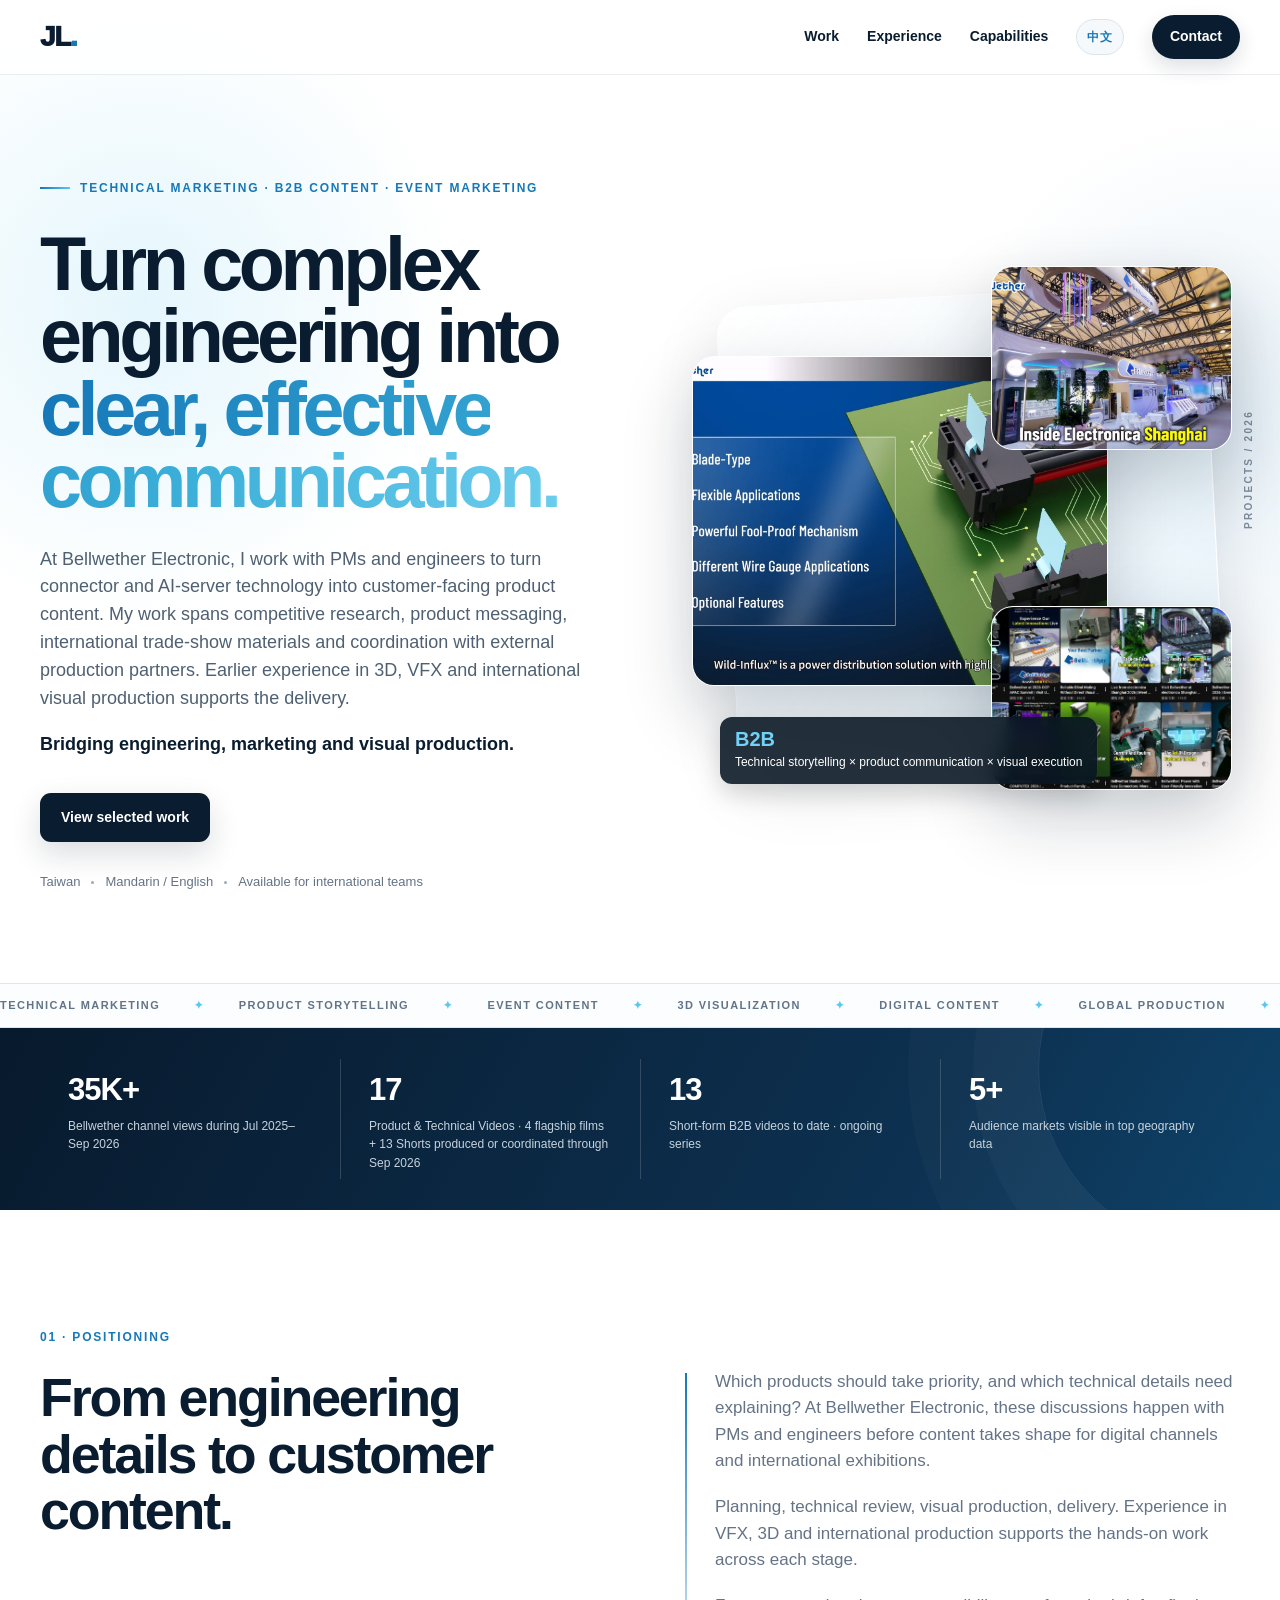
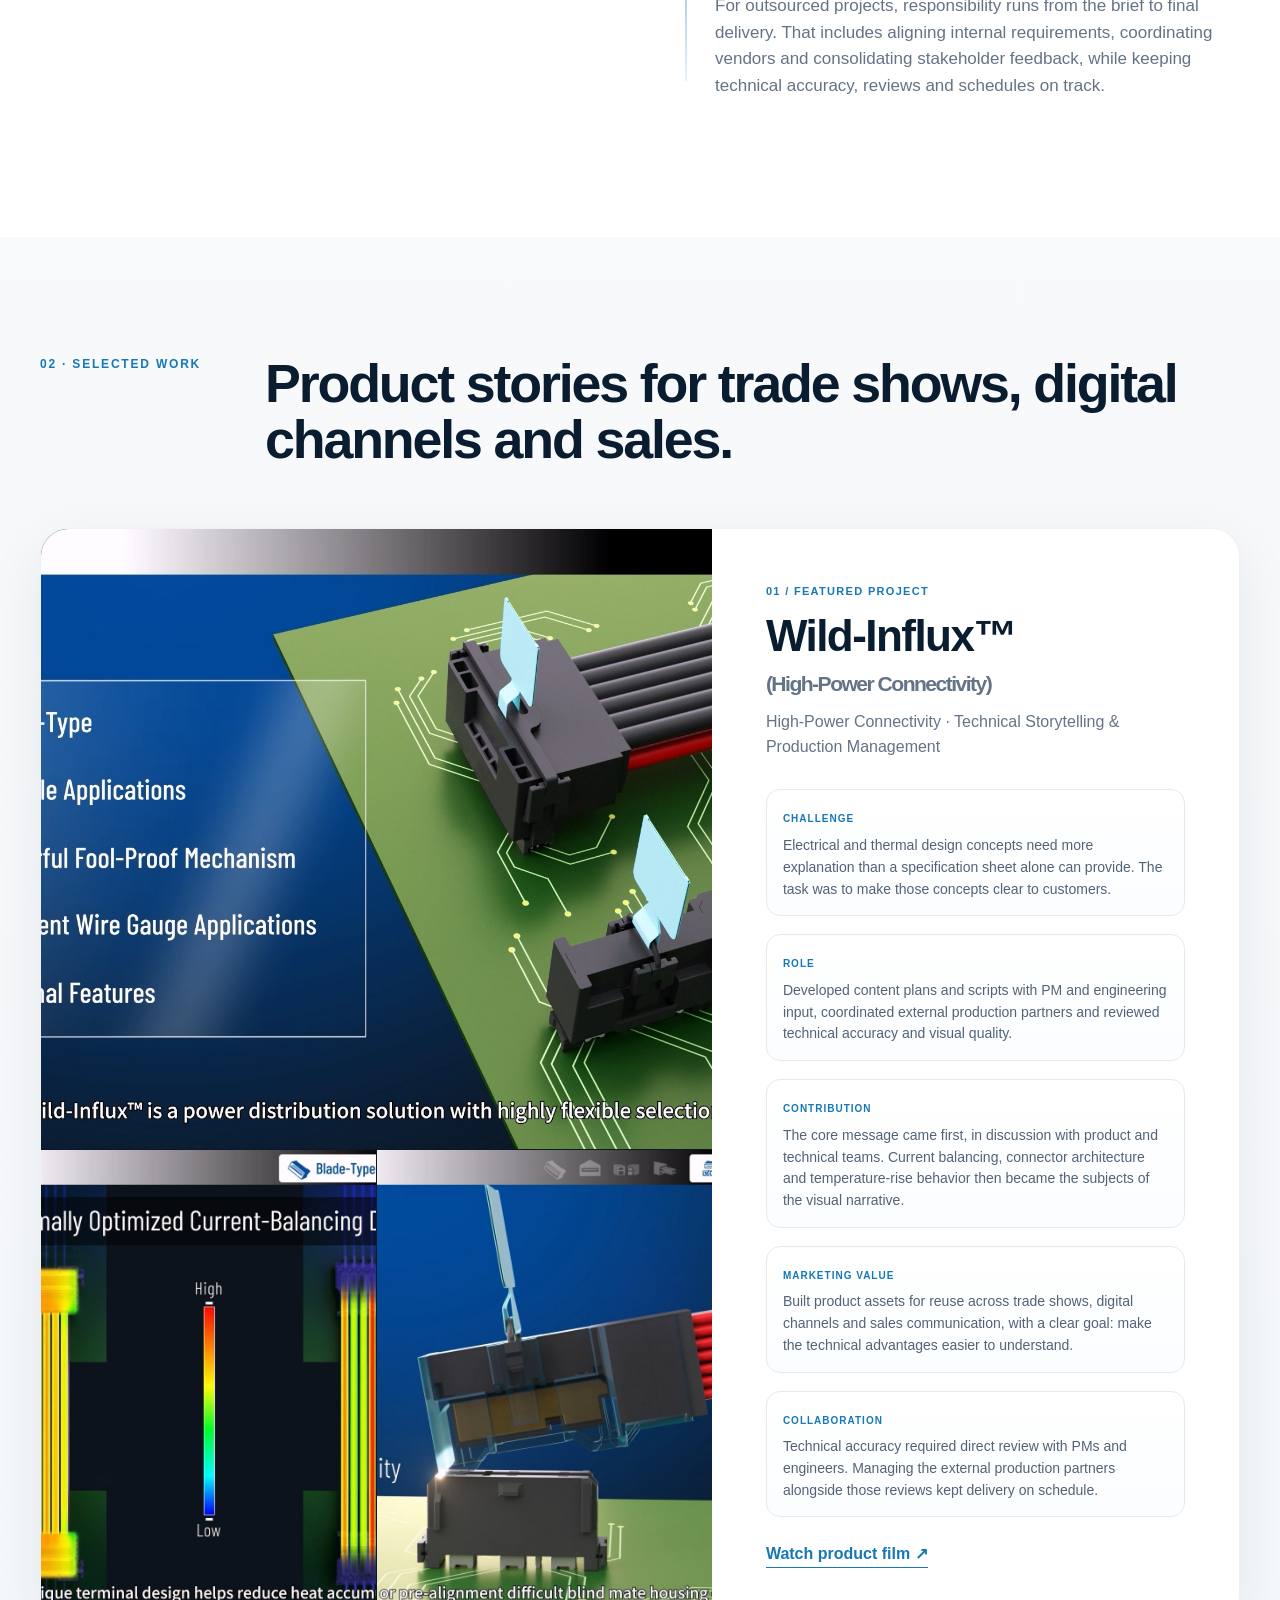
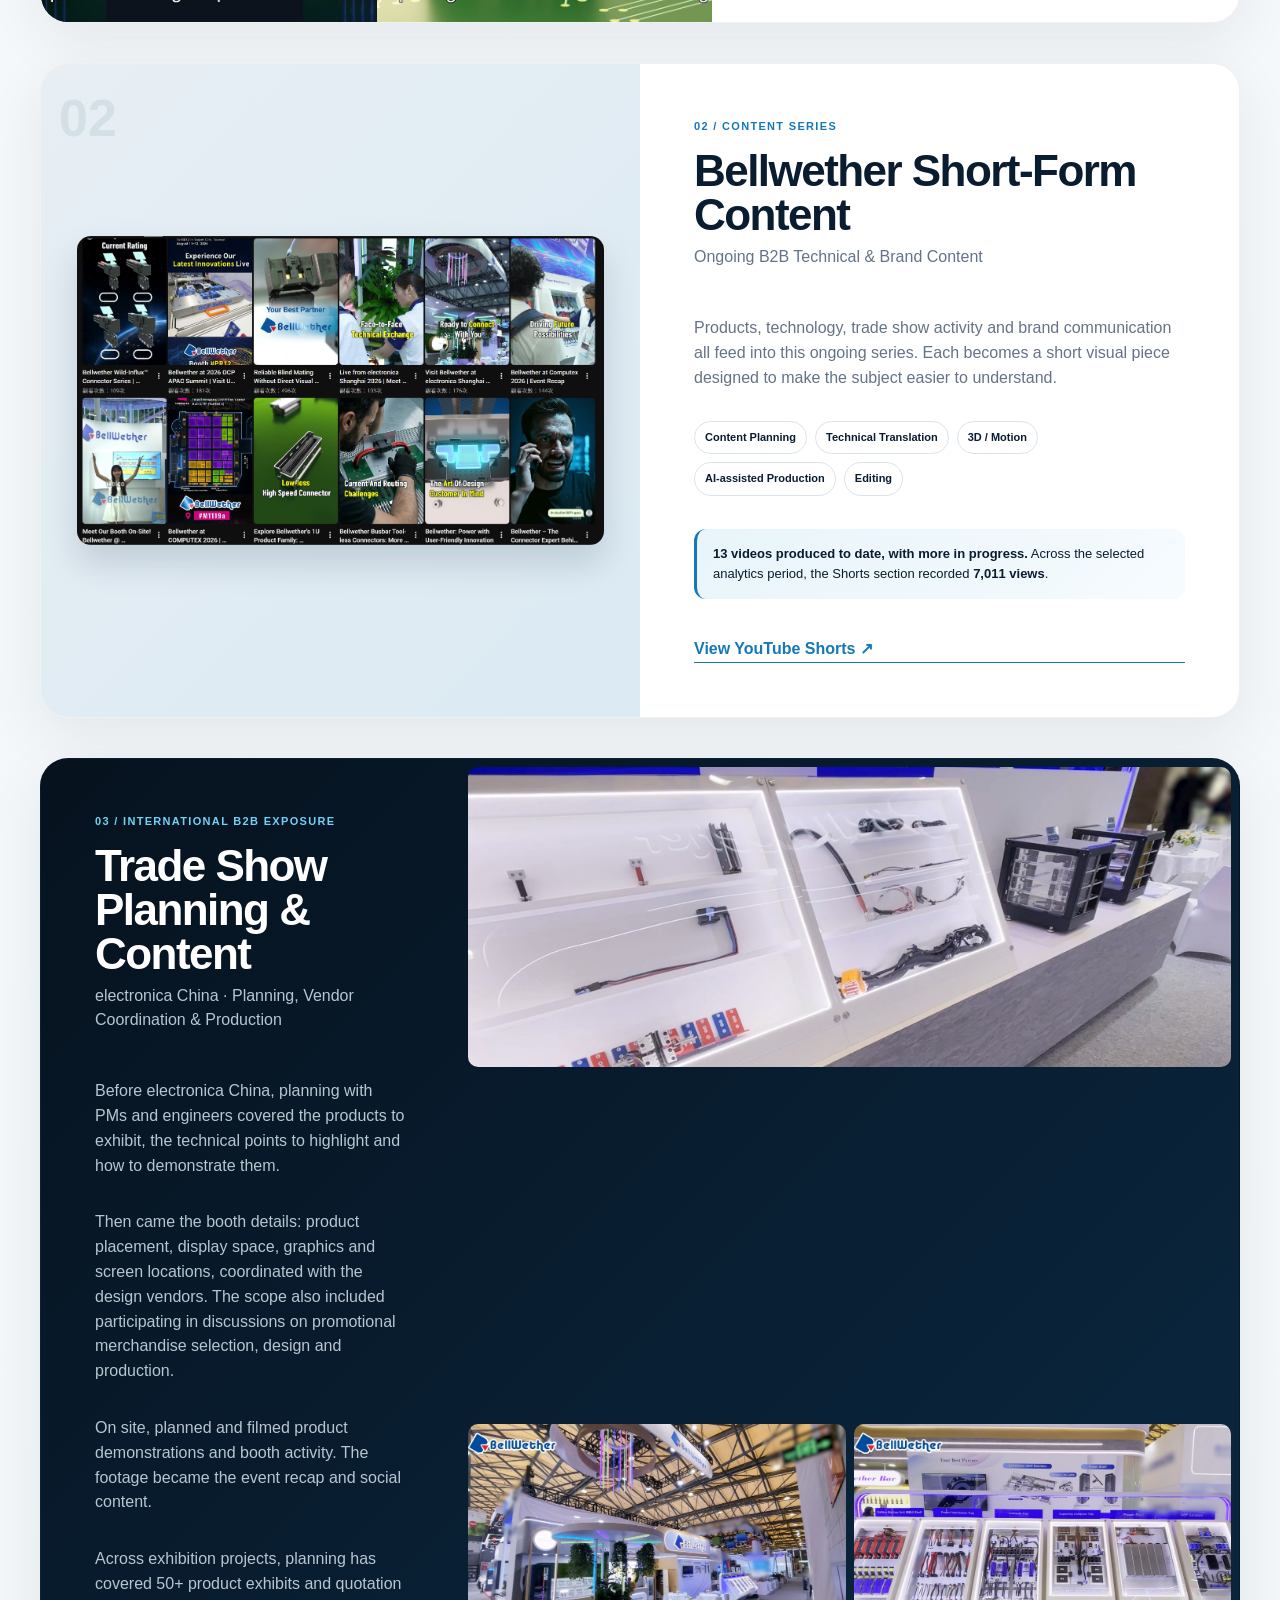
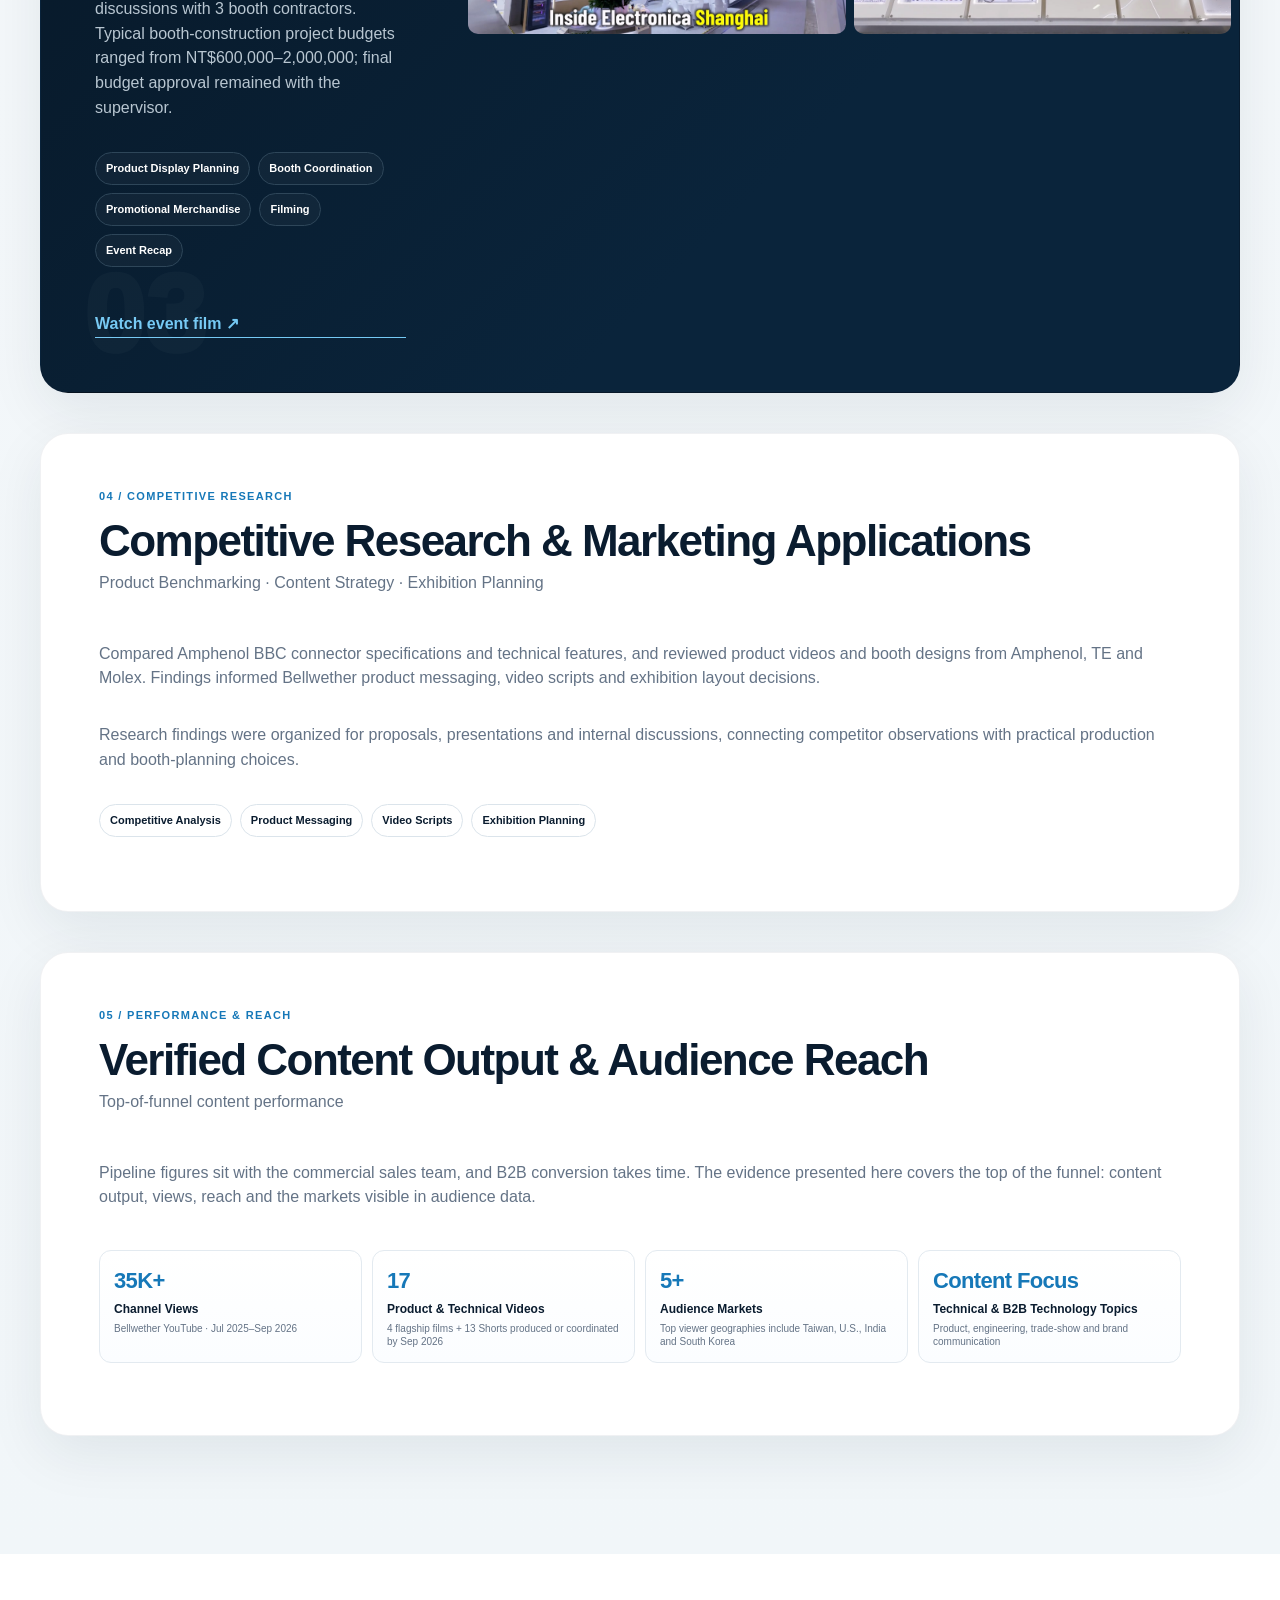
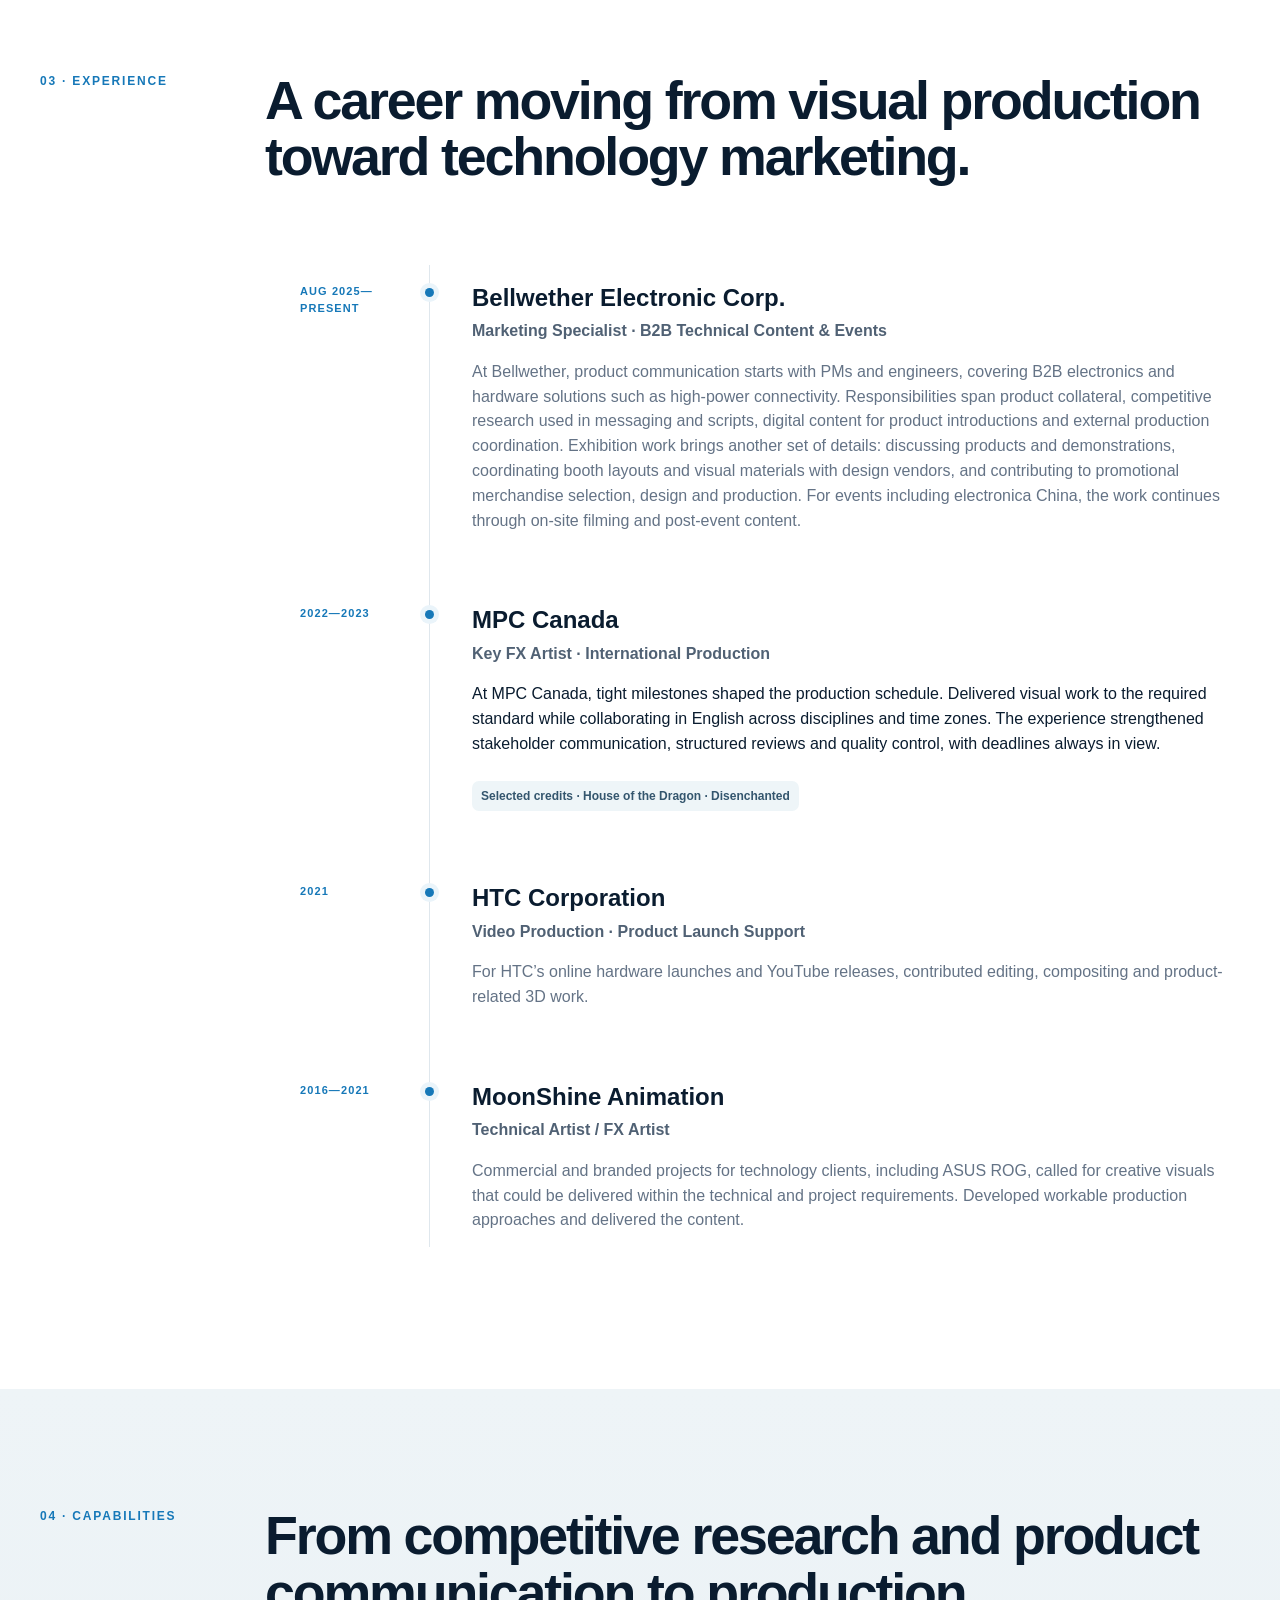
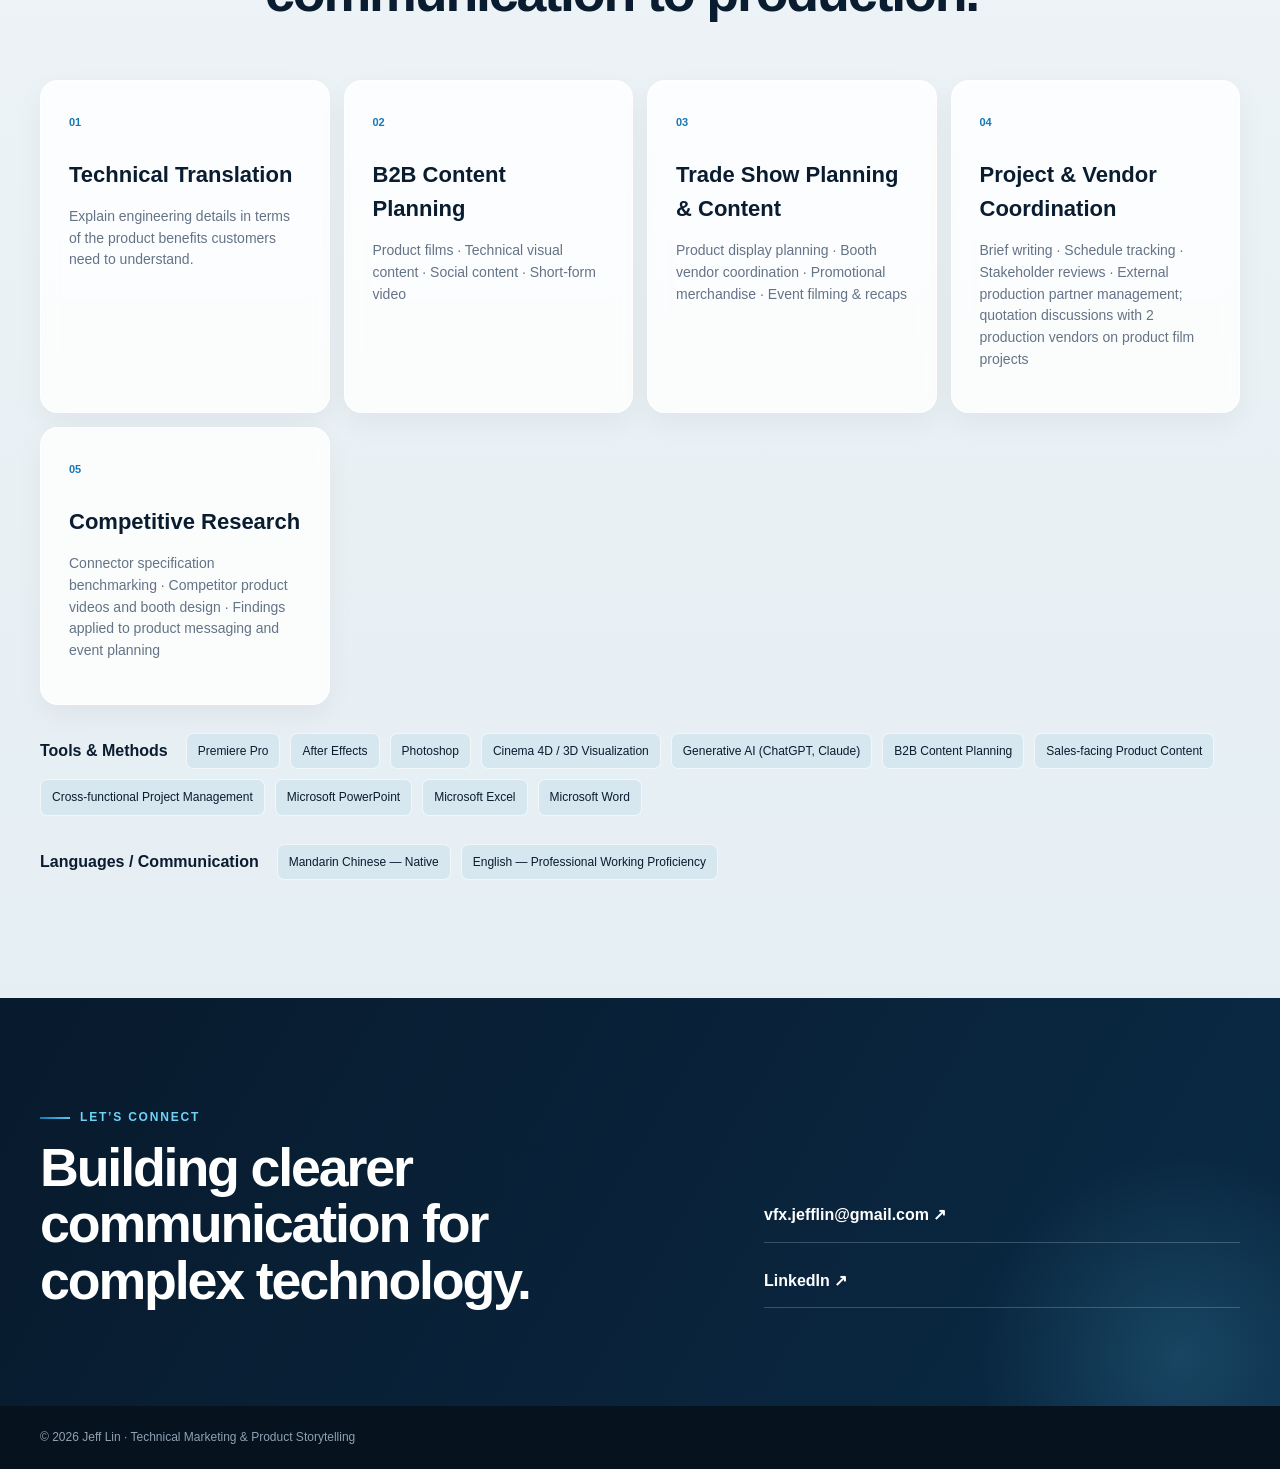
<file: index.html>
<!DOCTYPE html>
<html lang="en">
<head>
  <meta charset="UTF-8" />
  <meta name="viewport" content="width=device-width, initial-scale=1.0" />
  <meta name="description" content="Jeff Lin — B2B technical marketing, product storytelling, digital content and event marketing portfolio." />
  <title>Jeff Lin | Technical Marketing & Product Storytelling</title>
  <link rel="stylesheet" href="styles.css" />
</head>
<body>
  <header class="nav-wrap">
    <nav class="nav container">
      <a class="brand" href="#top">JL<span>.</span></a>
      <button class="menu" aria-label="Toggle navigation">Menu</button>
      <div class="nav-links">
        <a href="#work">Work</a>
        <a href="#experience">Experience</a>
        <a href="#capabilities">Capabilities</a>
        <a href="zh.html" class="lang-switch">中文</a><a href="#contact" class="nav-cta">Contact</a>
      </div>
    </nav>
  </header>

  <main id="top">
    <section class="hero container">
      <div class="hero-copy reveal">
        <p class="eyebrow">TECHNICAL MARKETING · B2B CONTENT · EVENT MARKETING</p>
        <h1>Turn complex engineering into <span>clear, effective communication.</span></h1>
        <p class="hero-lead">At Bellwether Electronic, I work with PMs and engineers to turn connector and AI-server technology into customer-facing product content. My work spans competitive research, product messaging, international trade-show materials and coordination with external production partners. Earlier experience in 3D, VFX and international visual production supports the delivery.</p>
        <p class="hero-bridge">Bridging engineering, marketing and visual production.</p>
        <div class="hero-actions">
          <a class="button primary" href="#work">View selected work</a>
        </div>
        <div class="hero-meta">
          <span>Taiwan</span><i></i><span>Mandarin / English</span><i></i><span>Available for international teams</span>
        </div>
      </div>
      <div class="hero-visual reveal">
        <div class="hero-card main-card"><img src="./assets/image1.jpg" alt="Wild-Influx product storytelling project" /></div>
        <div class="hero-card small-card top"><img src="./assets/image6.jpg" alt="electronica China trade show" /></div>
        <div class="hero-card small-card bottom"><img src="./assets/image4.png" alt="Bellwether short-form content series" /></div>
        <div class="hero-badge"><strong>B2B</strong>Technical storytelling × product communication × visual execution</div>
      </div>
    </section>

    <section class="marquee" aria-hidden="true">
      <div class="marquee-track">
        <span>TECHNICAL MARKETING</span><span>PRODUCT STORYTELLING</span><span>EVENT CONTENT</span><span>3D VISUALIZATION</span><span>DIGITAL CONTENT</span><span>GLOBAL PRODUCTION</span>
        <span>TECHNICAL MARKETING</span><span>PRODUCT STORYTELLING</span><span>EVENT CONTENT</span><span>3D VISUALIZATION</span><span>DIGITAL CONTENT</span><span>GLOBAL PRODUCTION</span>
      </div>
    </section>

    <section class="proof-strip">
      <div class="container proof-grid">
        <div><strong>35K+</strong><span>Bellwether channel views during Jul 2025–Sep 2026</span></div>
        <div><strong>17</strong><span>Product &amp; Technical Videos · 4 flagship films + 13 Shorts produced or coordinated through Sep 2026</span></div>
        <div><strong>13</strong><span>Short-form B2B videos to date · ongoing series</span></div>
        <div><strong>5+</strong><span>Audience markets visible in top geography data</span></div>
      </div>
    </section>

    <section class="section intro container reveal">
      <div class="section-label">01 · POSITIONING</div>
      <div class="intro-grid">
        <h2>From engineering details to customer content.</h2>
        <div>
          <p>Which products should take priority, and which technical details need explaining? At Bellwether Electronic, these discussions happen with PMs and engineers before content takes shape for digital channels and international exhibitions.</p>
          <p>Planning, technical review, visual production, delivery. Experience in VFX, 3D and international production supports the hands-on work across each stage.</p>
          <p>For outsourced projects, responsibility runs from the brief to final delivery. That includes aligning internal requirements, coordinating vendors and consolidating stakeholder feedback, while keeping technical accuracy, reviews and schedules on track.</p>
        </div>
      </div>
    </section>

    <section id="work" class="section work-section">
      <div class="container">
        <div class="section-heading reveal">
          <div class="section-label">02 · SELECTED WORK</div>
          <h2>Product stories for trade shows, digital channels and sales.</h2>
        </div>

        <article class="project feature reveal">
          <div class="project-gallery wild-grid">
            <img src="./assets/image1.jpg" alt="Wild-Influx product overview" />
            <img src="./assets/image2.jpg" alt="Wild-Influx thermal current balancing visualization" />
            <img src="./assets/image3.jpg" alt="Wild-Influx blind mate product animation" />
          </div>
          <div class="project-copy">
            <div class="project-index">01 / FEATURED PROJECT</div>
            <h3>Wild‑Influx™ <span class="project-context">(High-Power Connectivity)</span></h3>
            <p class="project-sub">High-Power Connectivity · Technical Storytelling &amp; Production Management</p>
            <div class="case-grid">
              <div><span>Challenge</span><p>Electrical and thermal design concepts need more explanation than a specification sheet alone can provide. The task was to make those concepts clear to customers.</p></div>
              <div><span>Role</span><p>Developed content plans and scripts with PM and engineering input, coordinated external production partners and reviewed technical accuracy and visual quality.</p></div>
              <div><span>Contribution</span><p>The core message came first, in discussion with product and technical teams. Current balancing, connector architecture and temperature-rise behavior then became the subjects of the visual narrative.</p></div>
              <div><span>Marketing Value</span><p>Built product assets for reuse across trade shows, digital channels and sales communication, with a clear goal: make the technical advantages easier to understand.</p></div>
              <div><span>Collaboration</span><p>Technical accuracy required direct review with PMs and engineers. Managing the external production partners alongside those reviews kept delivery on schedule.</p></div>
            </div>
            <a class="text-link" target="_blank" rel="noopener" href="https://youtu.be/CGokXRwfFD4?si=VFuxg-Ws2p5JraSZ">Watch product film ↗</a>
          </div>
        </article>

        <article class="project split reveal">
          <div class="project-image frame"><img src="./assets/image4.png" alt="Bellwether YouTube Shorts series" /></div>
          <div class="project-copy compact">
            <div class="project-index">02 / CONTENT SERIES</div>
            <h3>Bellwether Short‑Form Content</h3>
            <p class="project-sub">Ongoing B2B Technical & Brand Content</p>
            <p>Products, technology, trade show activity and brand communication all feed into this ongoing series. Each becomes a short visual piece designed to make the subject easier to understand.</p>
            <div class="tag-row"><span>Content Planning</span><span>Technical Translation</span><span>3D / Motion</span><span>AI-assisted Production</span><span>Editing</span></div>
            <p class="impact"><b>13 videos produced to date, with more in progress.</b> Across the selected analytics period, the Shorts section recorded <b>7,011 views</b>.</p>
            <a class="text-link" target="_blank" rel="noopener" href="https://www.youtube.com/@BellwetherCorp-BLWR/shorts">View YouTube Shorts ↗</a>
          </div>
        </article>

        <article class="project trade reveal">
          <div class="project-copy compact light-copy">
            <div class="project-index">03 / INTERNATIONAL B2B EXPOSURE</div>
            <h3>Trade Show Planning &amp; Content</h3>
            <p class="project-sub">electronica China · Planning, Vendor Coordination &amp; Production</p>
            <p>Before electronica China, planning with PMs and engineers covered the products to exhibit, the technical points to highlight and how to demonstrate them.</p>
            <p>Then came the booth details: product placement, display space, graphics and screen locations, coordinated with the design vendors. The scope also included participating in discussions on promotional merchandise selection, design and production.</p>
            <p>On site, planned and filmed product demonstrations and booth activity. The footage became the event recap and social content.</p>
            <p>Across exhibition projects, planning has covered 50+ product exhibits and quotation discussions with 3 booth contractors. Typical booth-construction project budgets ranged from NT$600,000–2,000,000; final budget approval remained with the supervisor.</p>
            <div class="tag-row"><span>Product Display Planning</span><span>Booth Coordination</span><span>Promotional Merchandise</span><span>Filming</span><span>Event Recap</span></div>
            <a class="text-link light" target="_blank" rel="noopener" href="https://youtu.be/MpDqMBvhwXk?si=_fPuWEZ1H6CV1YOC">Watch event film ↗</a>
          </div>
          <div class="trade-gallery">
            <img class="wide" src="./assets/image5.jpg" alt="Bellwether products at electronica China" />
            <img src="./assets/image6.jpg" alt="Bellwether booth at electronica China" />
            <img src="./assets/image7.jpg" alt="Bellwether product displays at electronica China" />
          </div>
        </article>

        <article class="project reveal performance-project performance-text-only">
          <div class="project-copy compact">
            <div class="project-index">04 / COMPETITIVE RESEARCH</div>
            <h3>Competitive Research &amp; Marketing Applications</h3>
            <p class="project-sub">Product Benchmarking · Content Strategy · Exhibition Planning</p>
            <p>Compared Amphenol BBC connector specifications and technical features, and reviewed product videos and booth designs from Amphenol, TE and Molex. Findings informed Bellwether product messaging, video scripts and exhibition layout decisions.</p>
            <p>Research findings were organized for proposals, presentations and internal discussions, connecting competitor observations with practical production and booth-planning choices.</p>
            <div class="tag-row"><span>Competitive Analysis</span><span>Product Messaging</span><span>Video Scripts</span><span>Exhibition Planning</span></div>
          </div>
        </article>

        <article class="project reveal performance-project performance-text-only">
          <div class="project-copy compact">
            <div class="project-index">05 / PERFORMANCE &amp; REACH</div>
            <h3>Verified Content Output &amp; Audience Reach</h3>
            <p class="project-sub">Top-of-funnel content performance</p>
            <p>Pipeline figures sit with the commercial sales team, and B2B conversion takes time. The evidence presented here covers the top of the funnel: content output, views, reach and the markets visible in audience data.</p>
            <div class="metric-mini-grid">
              <div><strong>35K+</strong><span>Channel Views</span><small>Bellwether YouTube · Jul 2025–Sep 2026</small></div>
              <div><strong>17</strong><span>Product &amp; Technical Videos</span><small>4 flagship films + 13 Shorts produced or coordinated by Sep 2026</small></div>
              <div><strong>5+</strong><span>Audience Markets</span><small>Top viewer geographies include Taiwan, U.S., India and South Korea</small></div>
              <div><strong>Content Focus</strong><span>Technical &amp; B2B Technology Topics</span><small>Product, engineering, trade-show and brand communication</small></div>
            </div>
          </div>
        </article>
      </div>
    </section>

    <section id="experience" class="section experience container">
      <div class="section-heading reveal">
        <div class="section-label">03 · EXPERIENCE</div>
        <h2>A career moving from visual production toward technology marketing.</h2>
      </div>
      <div class="timeline">
        <article class="timeline-item reveal">
          <div class="year">AUG 2025—PRESENT</div>
          <div><h3>Bellwether Electronic Corp.</h3><p class="role">Marketing Specialist · B2B Technical Content &amp; Events</p><p>At Bellwether, product communication starts with PMs and engineers, covering B2B electronics and hardware solutions such as high-power connectivity. Responsibilities span product collateral, competitive research used in messaging and scripts, digital content for product introductions and external production coordination. Exhibition work brings another set of details: discussing products and demonstrations, coordinating booth layouts and visual materials with design vendors, and contributing to promotional merchandise selection, design and production. For events including electronica China, the work continues through on-site filming and post-event content.</p></div>
        </article>
        <article class="timeline-item reveal">
          <div class="year">2022—2023</div>
          <div><h3>MPC Canada</h3><p class="role">Key FX Artist · International Production</p><p>At MPC Canada, tight milestones shaped the production schedule. Delivered visual work to the required standard while collaborating in English across disciplines and time zones. The experience strengthened stakeholder communication, structured reviews and quality control, with deadlines always in view.</p><p class="credit-line">Selected credits · House of the Dragon · Disenchanted</p></div>
        </article>
        <article class="timeline-item reveal">
          <div class="year">2021</div>
          <div><h3>HTC Corporation</h3><p class="role">Video Production · Product Launch Support</p><p>For HTC’s online hardware launches and YouTube releases, contributed editing, compositing and product-related 3D work.</p></div>
        </article>
        <article class="timeline-item reveal">
          <div class="year">2016—2021</div>
          <div><h3>MoonShine Animation</h3><p class="role">Technical Artist / FX Artist</p><p>Commercial and branded projects for technology clients, including ASUS ROG, called for creative visuals that could be delivered within the technical and project requirements. Developed workable production approaches and delivered the content.</p></div>
        </article>
      </div>
    </section>

    <section id="capabilities" class="section capabilities">
      <div class="container">
        <div class="section-heading reveal">
          <div class="section-label">04 · CAPABILITIES</div>
          <h2>From competitive research and product communication to production.</h2>
        </div>
        <div class="cap-grid">
          <div class="cap-card reveal"><span>01</span><h3>Technical Translation</h3><p>Explain engineering details in terms of the product benefits customers need to understand.</p></div>
          <div class="cap-card reveal"><span>02</span><h3>B2B Content Planning</h3><p>Product films · Technical visual content · Social content · Short-form video</p></div>
          <div class="cap-card reveal"><span>03</span><h3>Trade Show Planning &amp; Content</h3><p>Product display planning · Booth vendor coordination · Promotional merchandise · Event filming &amp; recaps</p></div>
          <div class="cap-card reveal"><span>04</span><h3>Project &amp; Vendor Coordination</h3><p>Brief writing · Schedule tracking · Stakeholder reviews · External production partner management; quotation discussions with 2 production vendors on product film projects</p></div>
          <div class="cap-card reveal"><span>05</span><h3>Competitive Research</h3><p>Connector specification benchmarking · Competitor product videos and booth design · Findings applied to product messaging and event planning</p></div>
        </div>
        <div class="tools reveal"><b>Tools &amp; Methods</b><span>Premiere Pro</span><span>After Effects</span><span>Photoshop</span><span>Cinema 4D / 3D Visualization</span><span>Generative AI (ChatGPT, Claude)</span><span>B2B Content Planning</span><span>Sales-facing Product Content</span><span>Cross-functional Project Management</span><span>Microsoft PowerPoint</span><span>Microsoft Excel</span><span>Microsoft Word</span></div><div class="tools reveal"><b>Languages / Communication</b><span>Mandarin Chinese — Native</span><span>English — Professional Working Proficiency</span></div>
      </div>
    </section>

    <section id="contact" class="contact-section">
      <div class="container contact-grid reveal">
        <div><p class="eyebrow">LET’S CONNECT</p><h2>Building clearer communication for complex technology.</h2></div>
        <div class="contact-links">
          <a href="mailto:vfx.jefflin@gmail.com">vfx.jefflin@gmail.com ↗</a>
          <a href="https://www.linkedin.com/in/jeff-lin-creativemarketing/" target="_blank" rel="noopener">LinkedIn ↗</a>
        </div>
      </div>
    </section>
  </main>

  <footer><div class="container">© 2026 Jeff Lin · Technical Marketing & Product Storytelling</div></footer>
  <script src="script.js"></script>
  <!-- Cloudflare Web Analytics -->
  <script type='module' src='https://static.cloudflareinsights.com/beacon.min.js' data-cf-beacon='{"token": "4858209e0ffc437395b9a8908197e34c"}'></script>
  <!-- End Cloudflare Web Analytics -->
</body>
</html>
</file>
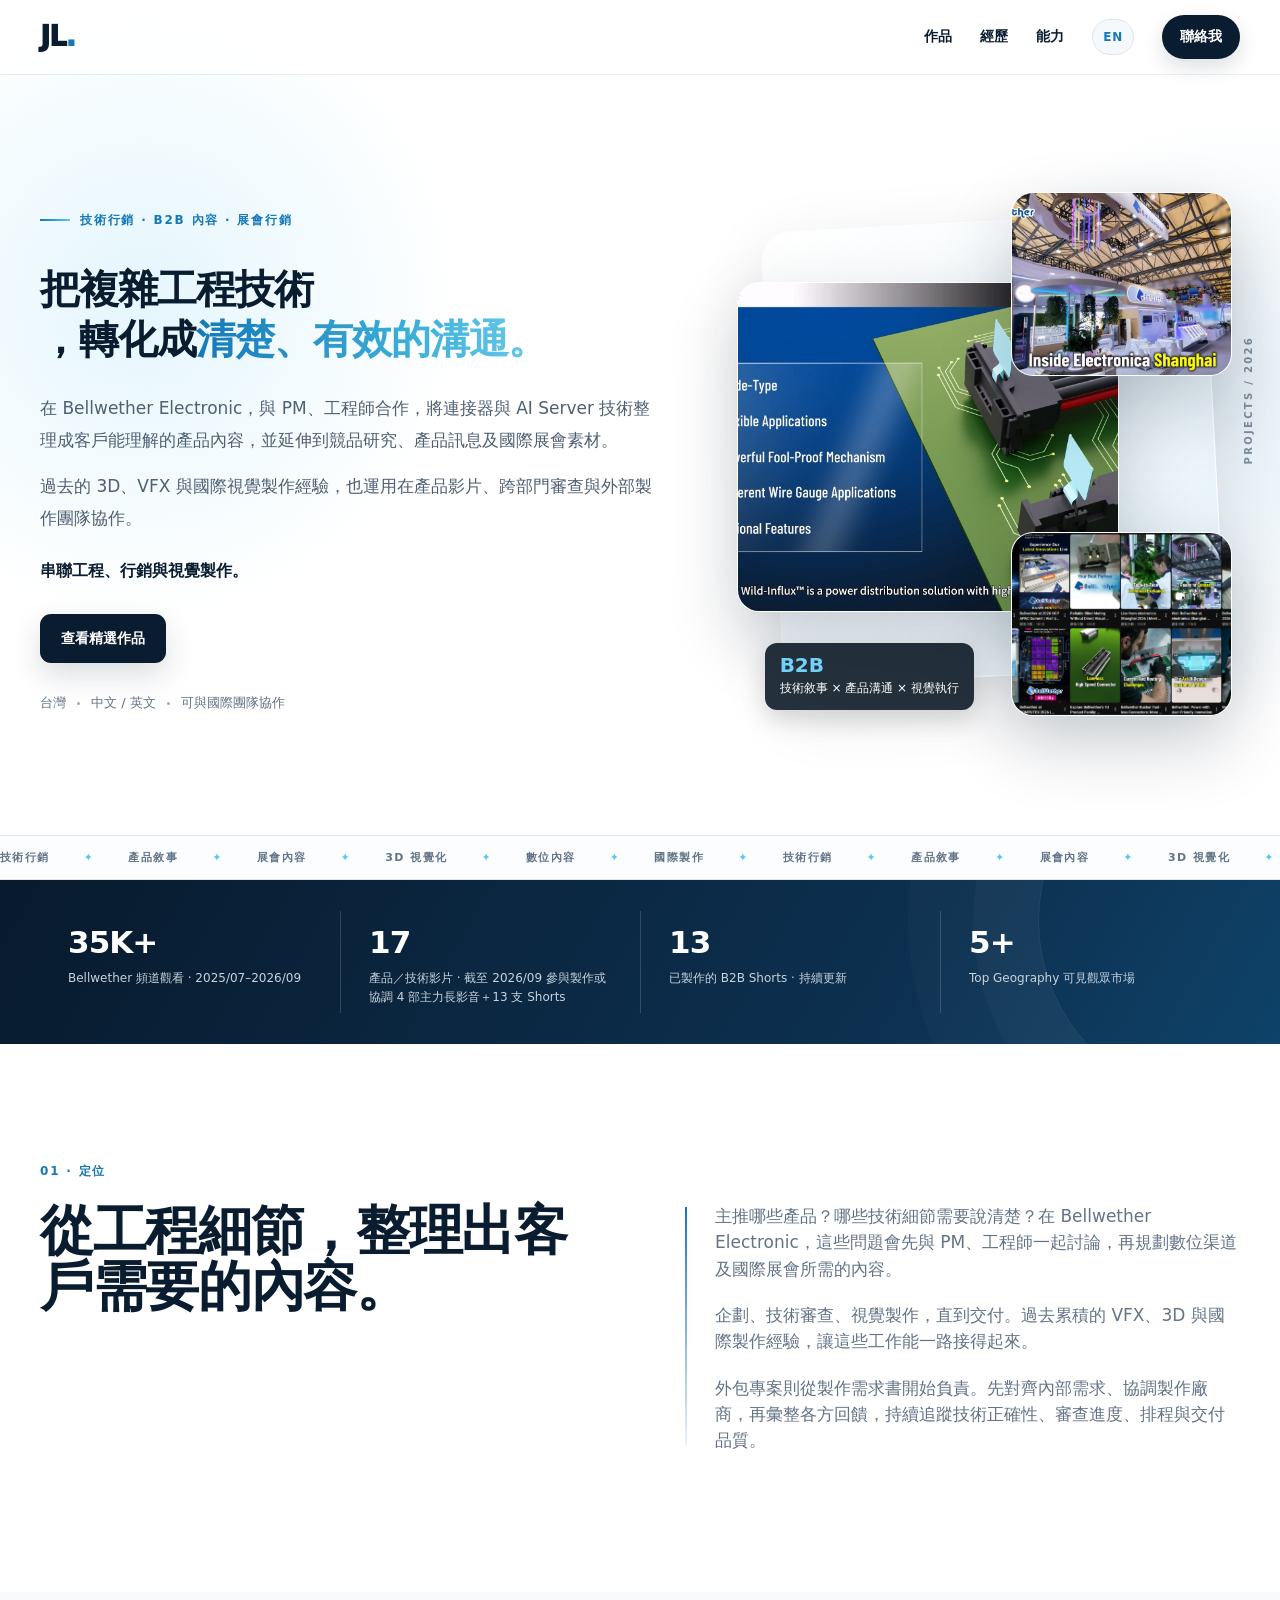
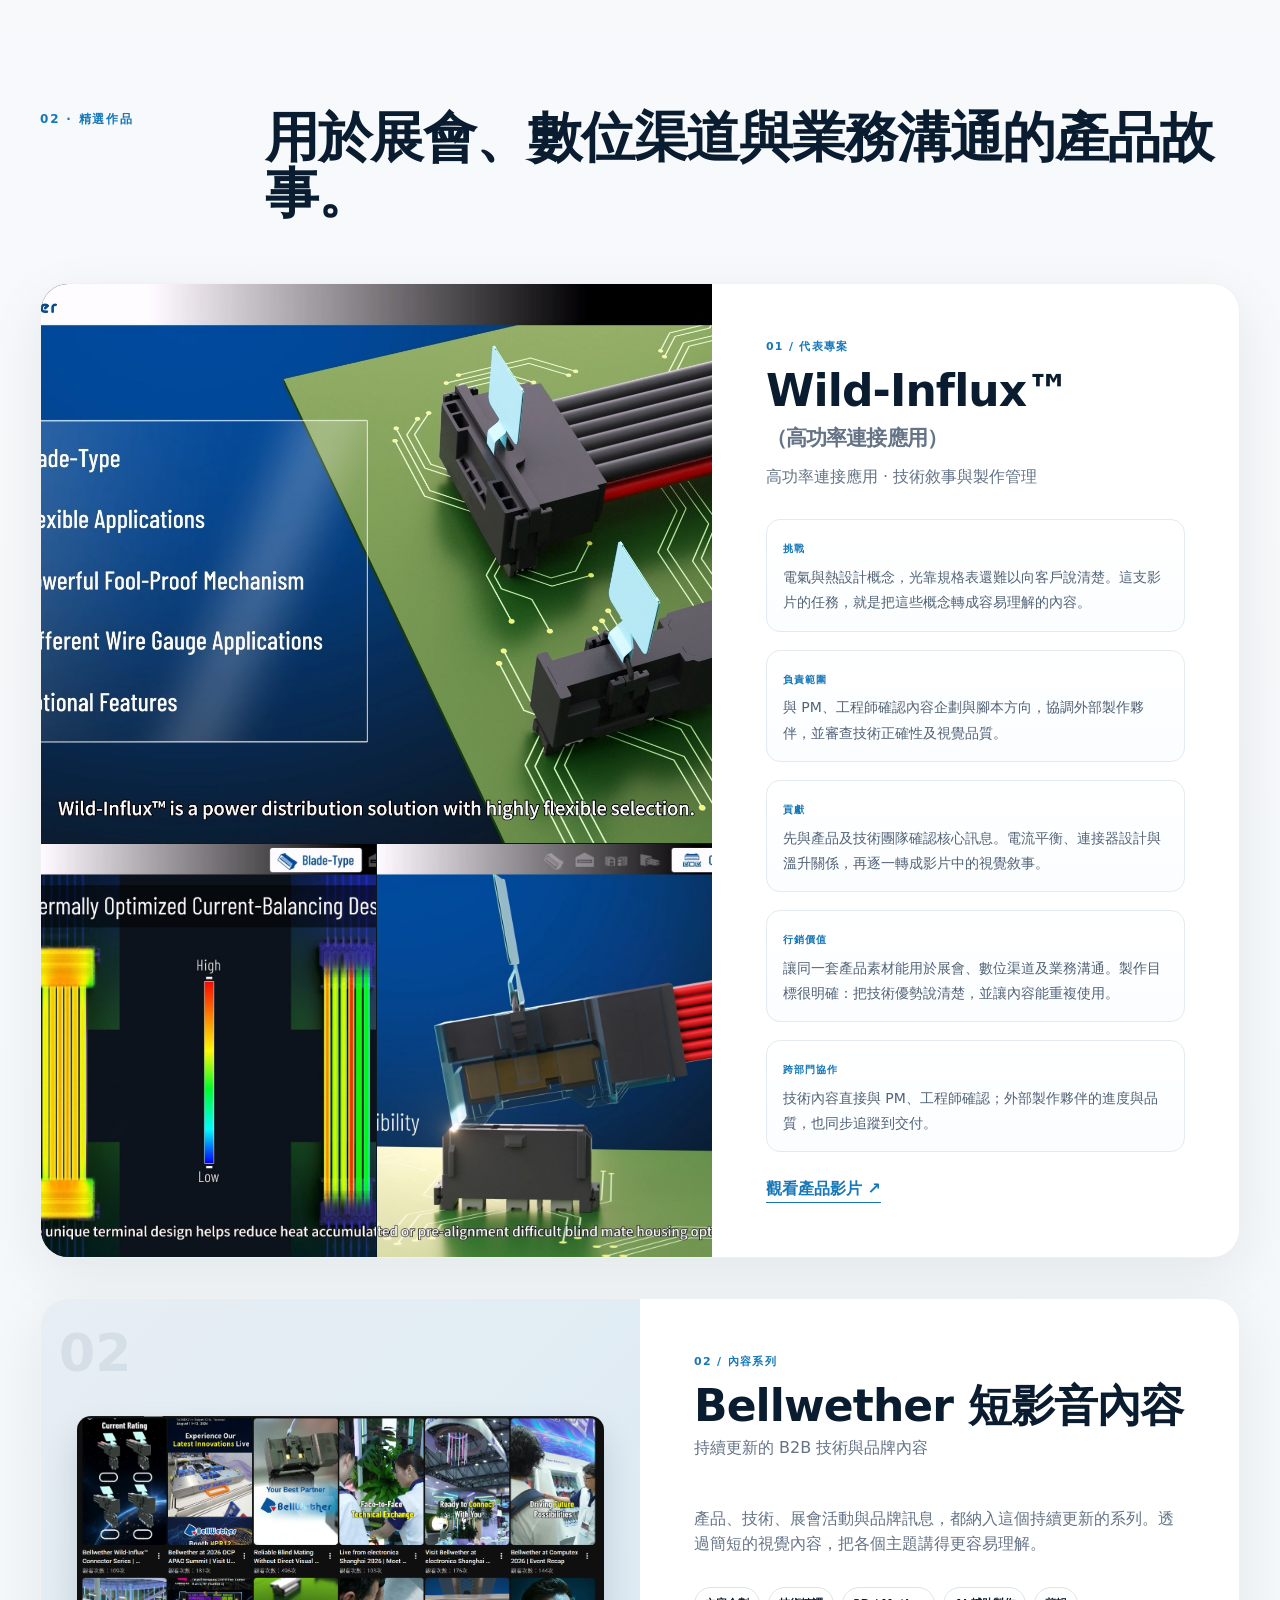
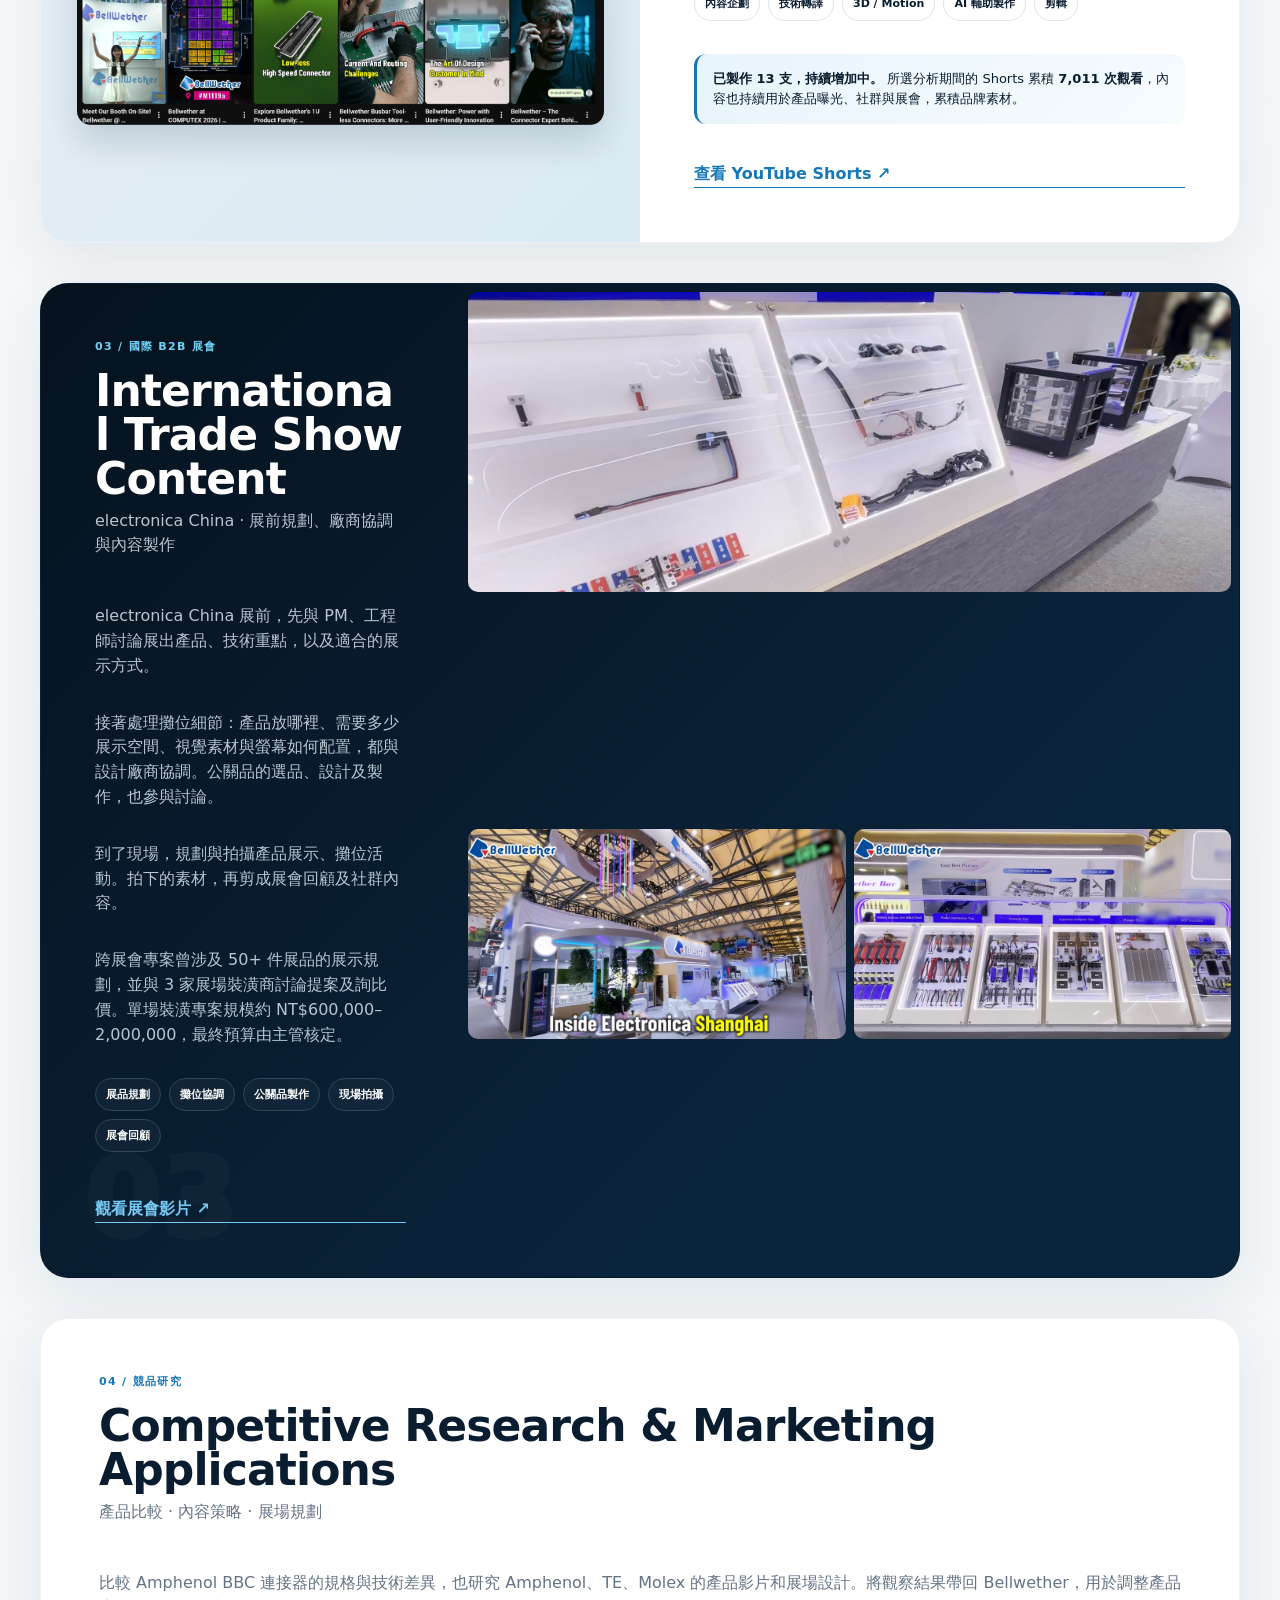
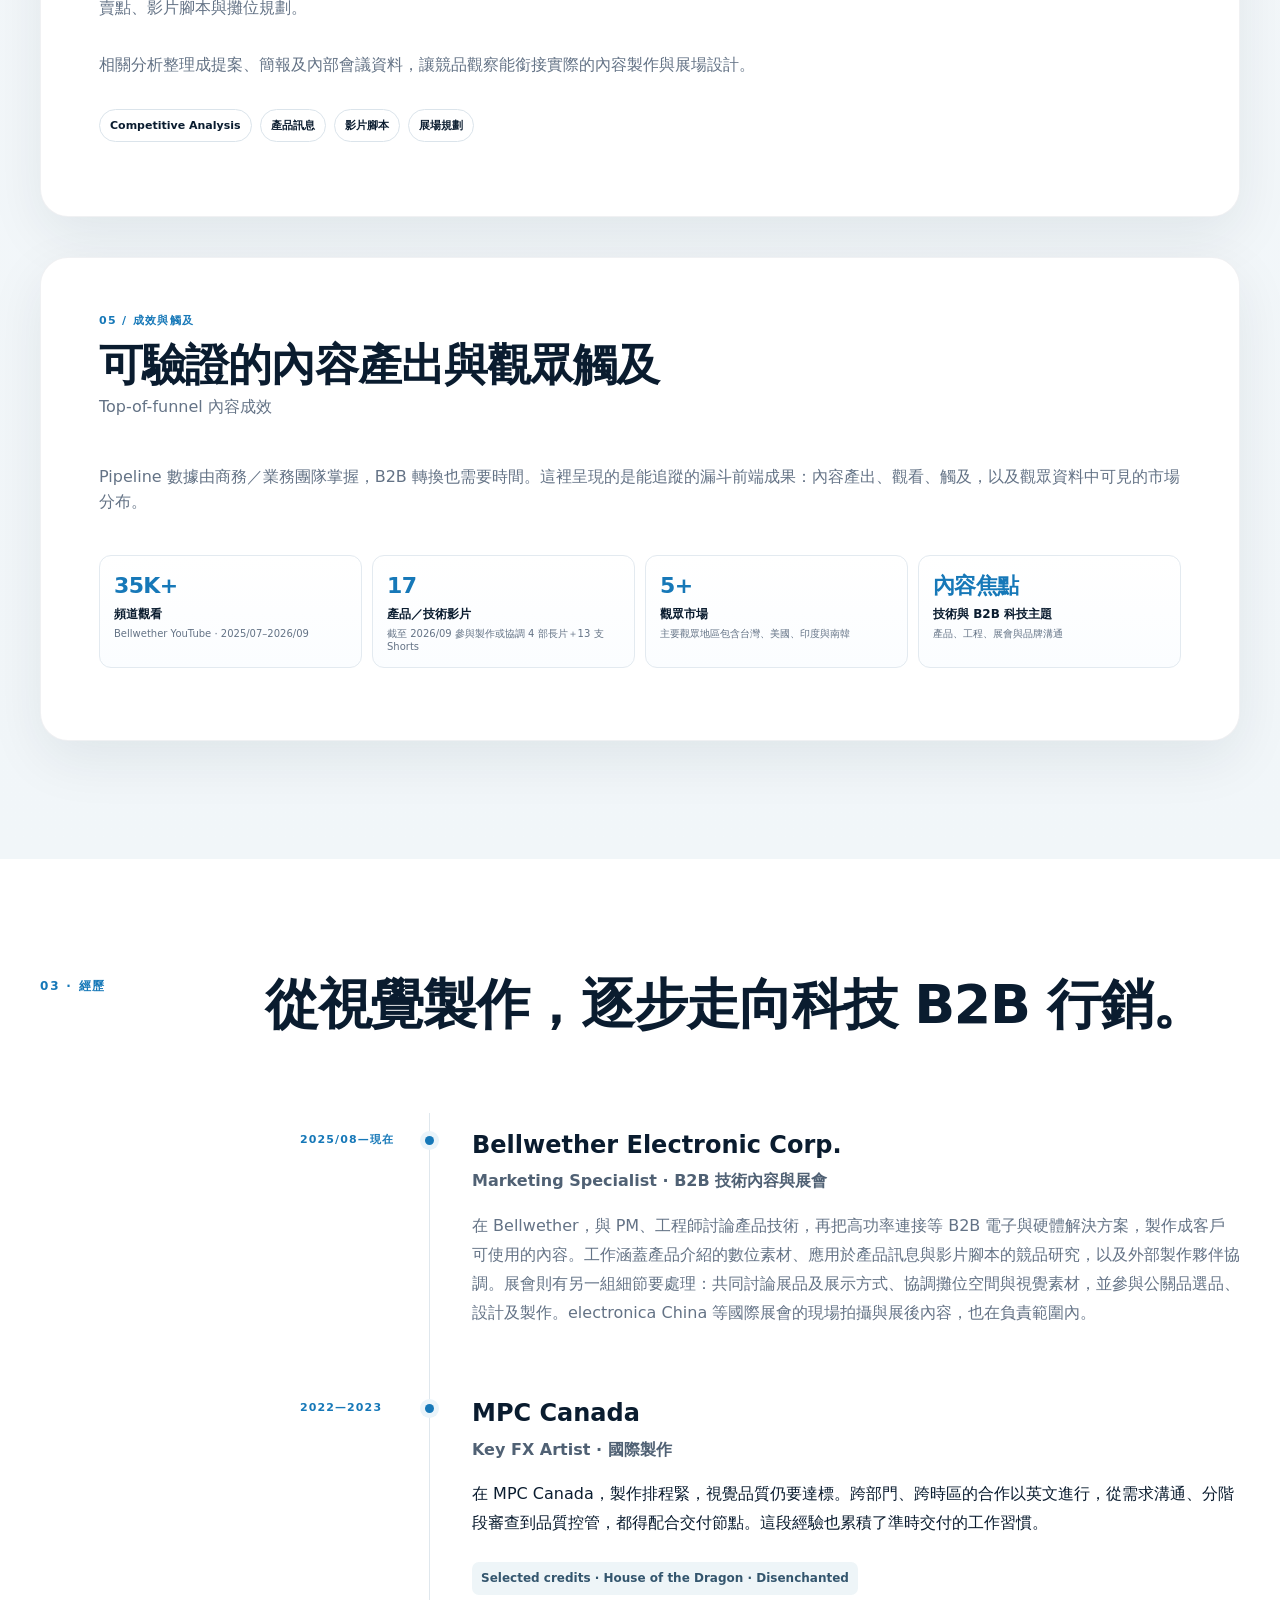
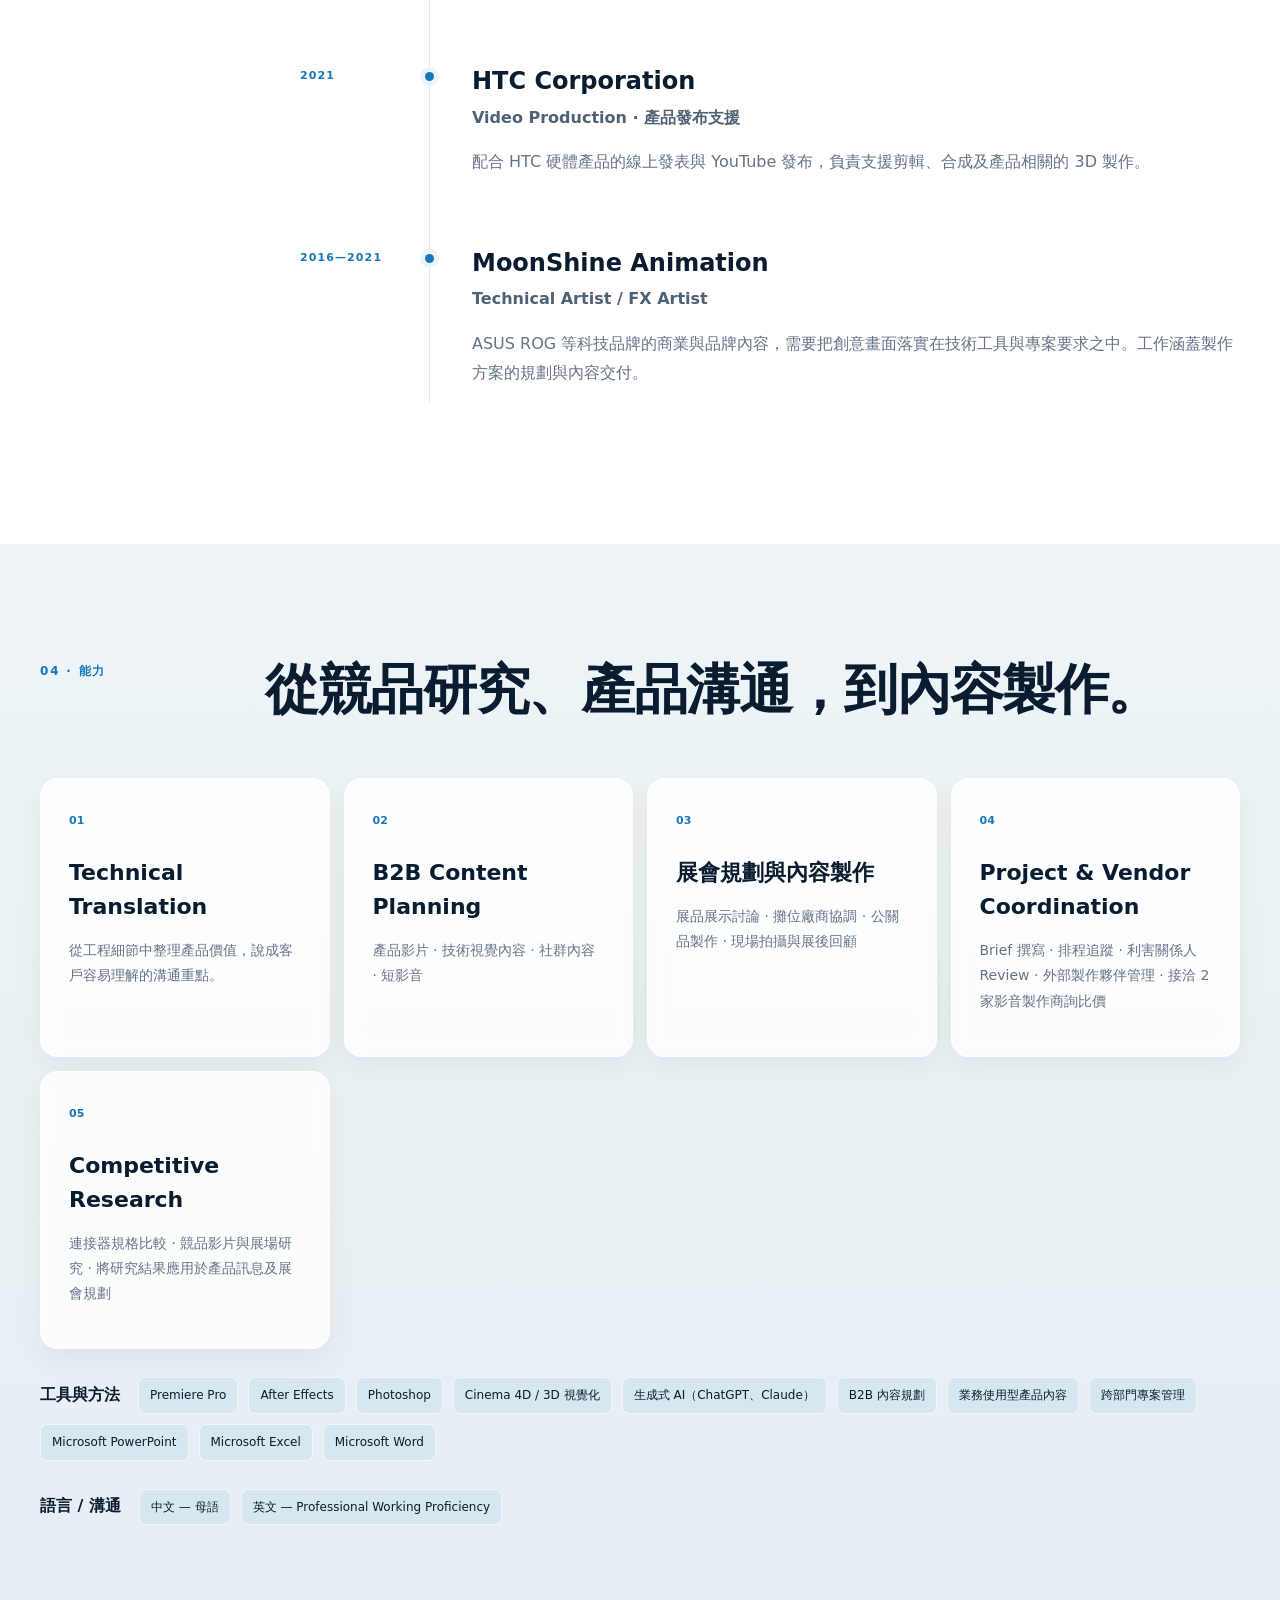
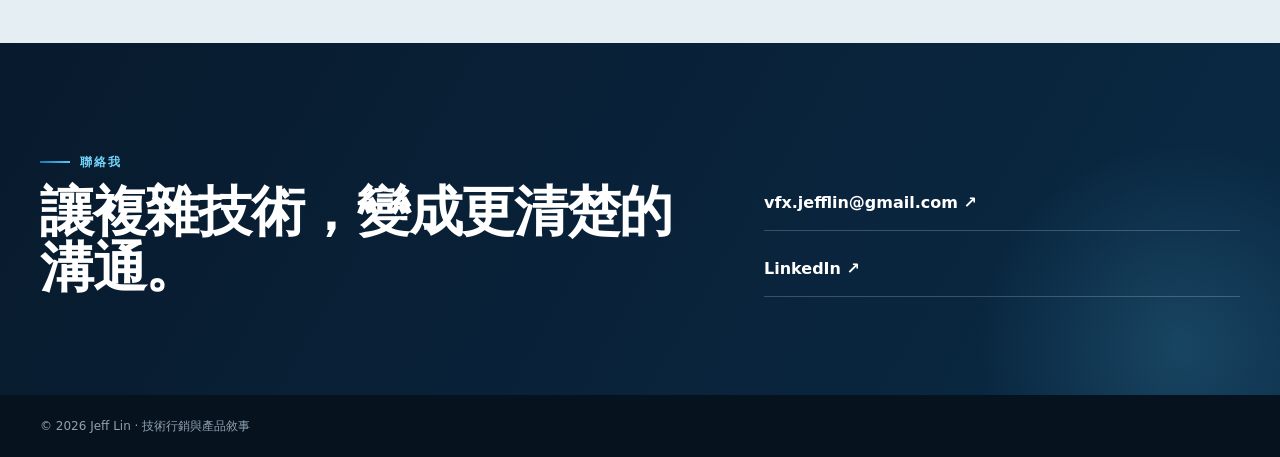
<file: zh.html>
<!DOCTYPE html>
<html lang="zh-Hant">
<head>
  <meta charset="UTF-8" />
  <meta name="viewport" content="width=device-width, initial-scale=1.0" />
  <meta name="description" content="Jeff Lin — B2B 技術行銷、產品敘事、數位內容與展會行銷作品集。" />
  <title>Jeff Lin | 技術行銷與產品敘事</title>
  <link rel="stylesheet" href="styles.css?v=20261006-hero2" />
</head>
<body class="zh-page">
  <header class="nav-wrap">
    <nav class="nav container">
      <a class="brand" href="#top">JL<span>.</span></a>
      <button class="menu" aria-label="開啟導覽">選單</button>
      <div class="nav-links">
        <a href="#work">作品</a>
        <a href="#experience">經歷</a>
        <a href="#capabilities">能力</a>
        <a href="index.html" class="lang-switch">EN</a>
        <a href="#contact" class="nav-cta">聯絡我</a>
      </div>
    </nav>
  </header>

  <main id="top">
    <section class="hero container">
      <div class="hero-copy reveal">
        <p class="eyebrow">技術行銷 · B2B 內容 · 展會行銷</p>
        <h1 class="zh-hero-title"><span class="title-line">把複雜工程技術</span><span class="title-line">，轉化成<span class="title-accent">清楚、有效的溝通。</span></span></h1>
        <p class="hero-lead">在 Bellwether Electronic，與 PM、工程師合作，將連接器與 AI Server 技術整理成客戶能理解的產品內容，並延伸到競品研究、產品訊息及國際展會素材。</p>
        <p class="hero-lead">過去的 3D、VFX 與國際視覺製作經驗，也運用在產品影片、跨部門審查與外部製作團隊協作。</p>
        <p class="hero-bridge">串聯工程、行銷與視覺製作。</p>
        <div class="hero-actions">
          <a class="button primary" href="#work">查看精選作品</a>
        </div>
        <div class="hero-meta">
          <span>台灣</span><i></i><span>中文 / 英文</span><i></i><span>可與國際團隊協作</span>
        </div>
      </div>
      <div class="hero-visual reveal">
        <div class="hero-card main-card"><img src="./assets/image1.jpg" alt="Wild-Influx 產品技術敘事專案" /></div>
        <div class="hero-card small-card top"><img src="./assets/image6.jpg" alt="electronica China 展會" /></div>
        <div class="hero-card small-card bottom"><img src="./assets/image4.png" alt="Bellwether 短影音系列" /></div>
        <div class="hero-badge"><strong>B2B</strong>技術敘事 × 產品溝通 × 視覺執行</div>
      </div>
    </section>

    <section class="marquee" aria-hidden="true">
      <div class="marquee-track">
        <span>技術行銷</span><span>產品敘事</span><span>展會內容</span><span>3D 視覺化</span><span>數位內容</span><span>國際製作</span>
        <span>技術行銷</span><span>產品敘事</span><span>展會內容</span><span>3D 視覺化</span><span>數位內容</span><span>國際製作</span>
      </div>
    </section>

    <section class="proof-strip">
      <div class="container proof-grid">
        <div><strong>35K+</strong><span>Bellwether 頻道觀看 · 2025/07–2026/09</span></div>
        <div><strong>17</strong><span>產品／技術影片 · 截至 2026/09 參與製作或協調 4 部主力長影音＋13 支 Shorts</span></div>
        <div><strong>13</strong><span>已製作的 B2B Shorts · 持續更新</span></div>
        <div><strong>5+</strong><span>Top Geography 可見觀眾市場</span></div>
      </div>
    </section>

    <section class="section intro container reveal">
      <div class="section-label">01 · 定位</div>
      <div class="intro-grid">
        <h2>從工程細節，整理出客戶需要的內容。</h2>
        <div>
          <p>主推哪些產品？哪些技術細節需要說清楚？在 Bellwether Electronic，這些問題會先與 PM、工程師一起討論，再規劃數位渠道及國際展會所需的內容。</p>
          <p>企劃、技術審查、視覺製作，直到交付。過去累積的 VFX、3D 與國際製作經驗，讓這些工作能一路接得起來。</p>
          <p>外包專案則從製作需求書開始負責。先對齊內部需求、協調製作廠商，再彙整各方回饋，持續追蹤技術正確性、審查進度、排程與交付品質。</p>
        </div>
      </div>
    </section>

    <section id="work" class="section work-section">
      <div class="container">
        <div class="section-heading reveal">
          <div class="section-label">02 · 精選作品</div>
          <h2>用於展會、數位渠道與業務溝通的產品故事。</h2>
        </div>

        <article class="project feature reveal">
          <div class="project-gallery wild-grid">
            <img src="./assets/image1.jpg" alt="Wild-Influx 產品總覽" />
            <img src="./assets/image2.jpg" alt="Wild-Influx 電流平衡與熱分析視覺" />
            <img src="./assets/image3.jpg" alt="Wild-Influx 盲插產品動畫" />
          </div>
          <div class="project-copy">
            <div class="project-index">01 / 代表專案</div>
            <h3>Wild‑Influx™ <span class="project-context">（高功率連接應用）</span></h3>
            <p class="project-sub">高功率連接應用 · 技術敘事與製作管理</p>
            <div class="case-grid">
              <div><span>挑戰</span><p>電氣與熱設計概念，光靠規格表還難以向客戶說清楚。這支影片的任務，就是把這些概念轉成容易理解的內容。</p></div>
              <div><span>負責範圍</span><p>與 PM、工程師確認內容企劃與腳本方向，協調外部製作夥伴，並審查技術正確性及視覺品質。</p></div>
              <div><span>貢獻</span><p>先與產品及技術團隊確認核心訊息。電流平衡、連接器設計與溫升關係，再逐一轉成影片中的視覺敘事。</p></div>
              <div><span>行銷價值</span><p>讓同一套產品素材能用於展會、數位渠道及業務溝通。製作目標很明確：把技術優勢說清楚，並讓內容能重複使用。</p></div>
              <div><span>跨部門協作</span><p>技術內容直接與 PM、工程師確認；外部製作夥伴的進度與品質，也同步追蹤到交付。</p></div>
            </div>
            <a class="text-link" target="_blank" rel="noopener" href="https://youtu.be/CGokXRwfFD4?si=VFuxg-Ws2p5JraSZ">觀看產品影片 ↗</a>
          </div>
        </article>

        <article class="project split reveal">
          <div class="project-image frame"><img src="./assets/image4.png" alt="Bellwether YouTube Shorts 系列" /></div>
          <div class="project-copy compact">
            <div class="project-index">02 / 內容系列</div>
            <h3>Bellwether 短影音內容</h3>
            <p class="project-sub">持續更新的 B2B 技術與品牌內容</p>
            <p>產品、技術、展會活動與品牌訊息，都納入這個持續更新的系列。透過簡短的視覺內容，把各個主題講得更容易理解。</p>
            <div class="tag-row"><span>內容企劃</span><span>技術轉譯</span><span>3D / Motion</span><span>AI 輔助製作</span><span>剪輯</span></div>
            <p class="impact"><b>已製作 13 支，持續增加中。</b> 所選分析期間的 Shorts 累積 <b>7,011 次觀看</b>，內容也持續用於產品曝光、社群與展會，累積品牌素材。</p>
            <a class="text-link" target="_blank" rel="noopener" href="https://www.youtube.com/@BellwetherCorp-BLWR/shorts">查看 YouTube Shorts ↗</a>
          </div>
        </article>

        <article class="project trade reveal">
          <div class="project-copy compact light-copy">
            <div class="project-index">03 / 國際 B2B 展會</div>
            <h3>International Trade Show Content</h3>
            <p class="project-sub">electronica China · 展前規劃、廠商協調與內容製作</p>
            <p>electronica China 展前，先與 PM、工程師討論展出產品、技術重點，以及適合的展示方式。</p>
            <p>接著處理攤位細節：產品放哪裡、需要多少展示空間、視覺素材與螢幕如何配置，都與設計廠商協調。公關品的選品、設計及製作，也參與討論。</p>
            <p>到了現場，規劃與拍攝產品展示、攤位活動。拍下的素材，再剪成展會回顧及社群內容。</p>
            <p>跨展會專案曾涉及 50+ 件展品的展示規劃，並與 3 家展場裝潢商討論提案及詢比價。單場裝潢專案規模約 NT$600,000–2,000,000，最終預算由主管核定。</p>
            <div class="tag-row"><span>展品規劃</span><span>攤位協調</span><span>公關品製作</span><span>現場拍攝</span><span>展會回顧</span></div>
            <a class="text-link light" target="_blank" rel="noopener" href="https://youtu.be/MpDqMBvhwXk?si=_fPuWEZ1H6CV1YOC">觀看展會影片 ↗</a>
          </div>
          <div class="trade-gallery">
            <img class="wide" src="./assets/image5.jpg" alt="electronica China Bellwether 產品展示" />
            <img src="./assets/image6.jpg" alt="electronica China Bellwether 攤位" />
            <img src="./assets/image7.jpg" alt="Bellwether 展示產品" />
          </div>
        </article>

        <article class="project reveal performance-project performance-text-only">
          <div class="project-copy compact">
            <div class="project-index">04 / 競品研究</div>
            <h3>Competitive Research &amp; Marketing Applications</h3>
            <p class="project-sub">產品比較 · 內容策略 · 展場規劃</p>
            <p>比較 Amphenol BBC 連接器的規格與技術差異，也研究 Amphenol、TE、Molex 的產品影片和展場設計。將觀察結果帶回 Bellwether，用於調整產品賣點、影片腳本與攤位規劃。</p>
            <p>相關分析整理成提案、簡報及內部會議資料，讓競品觀察能銜接實際的內容製作與展場設計。</p>
            <div class="tag-row"><span>Competitive Analysis</span><span>產品訊息</span><span>影片腳本</span><span>展場規劃</span></div>
          </div>
        </article>

        <article class="project reveal performance-project performance-text-only">
          <div class="project-copy compact">
            <div class="project-index">05 / 成效與觸及</div>
            <h3>可驗證的內容產出與觀眾觸及</h3>
            <p class="project-sub">Top-of-funnel 內容成效</p>
            <p>Pipeline 數據由商務／業務團隊掌握，B2B 轉換也需要時間。這裡呈現的是能追蹤的漏斗前端成果：內容產出、觀看、觸及，以及觀眾資料中可見的市場分布。</p>
            <div class="metric-mini-grid">
              <div><strong>35K+</strong><span>頻道觀看</span><small>Bellwether YouTube · 2025/07–2026/09</small></div>
              <div><strong>17</strong><span>產品／技術影片</span><small>截至 2026/09 參與製作或協調 4 部長片＋13 支 Shorts</small></div>
              <div><strong>5+</strong><span>觀眾市場</span><small>主要觀眾地區包含台灣、美國、印度與南韓</small></div>
              <div><strong>內容焦點</strong><span>技術與 B2B 科技主題</span><small>產品、工程、展會與品牌溝通</small></div>
            </div>
          </div>
        </article>
      </div>
    </section>

    <section id="experience" class="section experience container">
      <div class="section-heading reveal">
        <div class="section-label">03 · 經歷</div>
        <h2>從視覺製作，逐步走向科技 B2B 行銷。</h2>
      </div>
      <div class="timeline">
        <article class="timeline-item reveal"><div class="year">2025/08—現在</div><div><h3>Bellwether Electronic Corp.</h3><p class="role">Marketing Specialist · B2B 技術內容與展會</p><p>在 Bellwether，與 PM、工程師討論產品技術，再把高功率連接等 B2B 電子與硬體解決方案，製作成客戶可使用的內容。工作涵蓋產品介紹的數位素材、應用於產品訊息與影片腳本的競品研究，以及外部製作夥伴協調。展會則有另一組細節要處理：共同討論展品及展示方式、協調攤位空間與視覺素材，並參與公關品選品、設計及製作。electronica China 等國際展會的現場拍攝與展後內容，也在負責範圍內。</p></div></article>
        <article class="timeline-item reveal"><div class="year">2022—2023</div><div><h3>MPC Canada</h3><p class="role">Key FX Artist · 國際製作</p><p>在 MPC Canada，製作排程緊，視覺品質仍要達標。跨部門、跨時區的合作以英文進行，從需求溝通、分階段審查到品質控管，都得配合交付節點。這段經驗也累積了準時交付的工作習慣。</p><p class="credit-line">Selected credits · House of the Dragon · Disenchanted</p></div></article>
        <article class="timeline-item reveal"><div class="year">2021</div><div><h3>HTC Corporation</h3><p class="role">Video Production · 產品發布支援</p><p>配合 HTC 硬體產品的線上發表與 YouTube 發布，負責支援剪輯、合成及產品相關的 3D 製作。</p></div></article>
        <article class="timeline-item reveal"><div class="year">2016—2021</div><div><h3>MoonShine Animation</h3><p class="role">Technical Artist / FX Artist</p><p>ASUS ROG 等科技品牌的商業與品牌內容，需要把創意畫面落實在技術工具與專案要求之中。工作涵蓋製作方案的規劃與內容交付。</p></div></article>
      </div>
    </section>

    <section id="capabilities" class="section capabilities">
      <div class="container">
        <div class="section-heading reveal"><div class="section-label">04 · 能力</div><h2>從競品研究、產品溝通，到內容製作。</h2></div>
        <div class="cap-grid">
          <div class="cap-card reveal"><span>01</span><h3>Technical Translation</h3><p>從工程細節中整理產品價值，說成客戶容易理解的溝通重點。</p></div>
          <div class="cap-card reveal"><span>02</span><h3>B2B Content Planning</h3><p>產品影片 · 技術視覺內容 · 社群內容 · 短影音</p></div>
          <div class="cap-card reveal"><span>03</span><h3>展會規劃與內容製作</h3><p>展品展示討論 · 攤位廠商協調 · 公關品製作 · 現場拍攝與展後回顧</p></div>
          <div class="cap-card reveal"><span>04</span><h3>Project &amp; Vendor Coordination</h3><p>Brief 撰寫 · 排程追蹤 · 利害關係人 Review · 外部製作夥伴管理 · 接洽 2 家影音製作商詢比價</p></div>
          <div class="cap-card reveal"><span>05</span><h3>Competitive Research</h3><p>連接器規格比較 · 競品影片與展場研究 · 將研究結果應用於產品訊息及展會規劃</p></div>
        </div>
        <div class="tools reveal"><b>工具與方法</b><span>Premiere Pro</span><span>After Effects</span><span>Photoshop</span><span>Cinema 4D / 3D 視覺化</span><span>生成式 AI（ChatGPT、Claude）</span><span>B2B 內容規劃</span><span>業務使用型產品內容</span><span>跨部門專案管理</span><span>Microsoft PowerPoint</span><span>Microsoft Excel</span><span>Microsoft Word</span></div><div class="tools reveal"><b>語言 / 溝通</b><span>中文 — 母語</span><span>英文 — Professional Working Proficiency</span></div>
      </div>
    </section>

    <section id="contact" class="contact-section">
      <div class="container contact-grid reveal">
        <div><p class="eyebrow">聯絡我</p><h2>讓複雜技術，變成更清楚的溝通。</h2></div>
        <div class="contact-links">
          <a href="mailto:vfx.jefflin@gmail.com">vfx.jefflin@gmail.com ↗</a>
          <a href="https://www.linkedin.com/in/jeff-lin-creativemarketing/" target="_blank" rel="noopener">LinkedIn ↗</a>
        </div>
      </div>
    </section>
  </main>

  <footer><div class="container">© 2026 Jeff Lin · 技術行銷與產品敘事</div></footer>
  <script src="script.js"></script>
  <!-- Cloudflare Web Analytics -->
  <script type='module' src='https://static.cloudflareinsights.com/beacon.min.js' data-cf-beacon='{"token": "4858209e0ffc437395b9a8908197e34c"}'></script>
  <!-- End Cloudflare Web Analytics -->
</body>
</html>
</file>
<file: styles.css>
:root{
  --ink:#0a1c2f;--navy:#0d2d4a;--blue:#1678b8;--cyan:#59c7ef;--sky:#eaf4fa;
  --paper:#f5f8fb;--muted:#647386;--line:#dbe4eb;--white:#fff;--dark:#06121e;
  --accent:#70d2f7;--lime:#b8efdc;--max:1200px;--shadow:0 24px 70px rgba(5,25,43,.12)
}
*{box-sizing:border-box}
html{scroll-behavior:smooth}
body{margin:0;font-family:Inter,ui-sans-serif,-apple-system,BlinkMacSystemFont,"Segoe UI",Arial,sans-serif;color:var(--ink);background:#fff;line-height:1.55;overflow-x:hidden}
img{display:block;width:100%;height:auto}
a{color:inherit;text-decoration:none}
.container{width:min(var(--max),calc(100% - 48px));margin:0 auto}

/* NAV */
.nav-wrap{position:sticky;top:0;z-index:50;background:rgba(255,255,255,.78);backdrop-filter:blur(18px);border-bottom:1px solid rgba(12,31,52,.08)}
.nav{height:74px;display:flex;align-items:center;justify-content:space-between}
.brand{font-weight:950;font-size:28px;letter-spacing:-1.4px}.brand span{color:var(--blue)}
.nav-links{display:flex;gap:28px;align-items:center;font-size:14px;font-weight:720}
.nav-links a{position:relative}.nav-links a:not(.nav-cta):after{content:"";position:absolute;left:0;bottom:-6px;width:0;height:2px;background:var(--blue);transition:.25s}.nav-links a:hover:after{width:100%}
.nav-cta{padding:11px 18px;background:var(--ink);color:#fff;border-radius:999px;box-shadow:0 8px 20px rgba(6,27,45,.14)}
.menu{display:none;background:none;border:1px solid var(--line);border-radius:10px;padding:8px 12px}

/* HERO */
.hero{position:relative;min-height:760px;padding:92px 0 90px;display:grid;grid-template-columns:1.03fr .97fr;align-items:center;gap:70px}
.hero:before{content:"";position:absolute;left:-18vw;top:-12vh;width:52vw;height:52vw;border-radius:50%;background:radial-gradient(circle,rgba(89,199,239,.16),rgba(89,199,239,0) 68%);pointer-events:none}
.hero:after{content:"";position:absolute;right:-24vw;top:4vh;width:48vw;height:48vw;border-radius:50%;background:radial-gradient(circle,rgba(22,120,184,.10),rgba(22,120,184,0) 70%);pointer-events:none}
.hero-copy{position:relative;z-index:2}
.eyebrow,.section-label{font-size:12px;font-weight:850;letter-spacing:.15em;color:var(--blue)}
.eyebrow{display:inline-flex;align-items:center;gap:10px}.eyebrow:before{content:"";width:30px;height:2px;background:linear-gradient(90deg,var(--blue),var(--cyan))}
.hero h1{font-size:clamp(52px,5.9vw,84px);line-height:.96;letter-spacing:-.058em;margin:18px 0 28px;max-width:780px}
.hero h1 span{background:linear-gradient(90deg,var(--blue),#3aaed8 60%,#6bccec);-webkit-background-clip:text;background-clip:text;color:transparent}
.hero-lead{max-width:700px;font-size:18px;color:#4f6072}
.hero-actions{display:flex;gap:14px;margin-top:34px}
.button{display:inline-flex;align-items:center;justify-content:center;padding:14px 21px;border-radius:11px;font-size:14px;font-weight:780;transition:.25s}
.button:hover{transform:translateY(-2px)}.primary{background:var(--ink);color:#fff;box-shadow:0 12px 30px rgba(6,27,45,.15)}.secondary{border:1px solid var(--line);background:rgba(255,255,255,.8);backdrop-filter:blur(8px)}
.hero-meta{display:flex;gap:11px;align-items:center;margin-top:30px;color:var(--muted);font-size:13px}.hero-meta i{width:3px;height:3px;border-radius:50%;background:#9aabba}

.hero-visual{position:relative;min-height:540px;z-index:1}
.hero-visual:before{content:"";position:absolute;inset:35px 25px 50px 35px;border-radius:30px;background:linear-gradient(135deg,rgba(255,255,255,.62),rgba(228,241,249,.82));border:1px solid rgba(255,255,255,.85);box-shadow:var(--shadow);transform:rotate(-3deg)}
.hero-visual:after{content:"PROJECTS / 2026";position:absolute;right:-16px;top:150px;writing-mode:vertical-rl;transform:rotate(180deg);font-size:10px;font-weight:800;letter-spacing:.23em;color:#7b8b9c}
.hero-card{position:absolute;overflow:hidden;border-radius:22px;box-shadow:0 28px 70px rgba(6,27,45,.20);background:#fff;border:1px solid rgba(255,255,255,.8);transition:transform .35s ease,box-shadow .35s ease}
.hero-card:hover{transform:translateY(-7px) rotate(.5deg);box-shadow:0 36px 80px rgba(6,27,45,.24)}
.hero-card img{height:100%;object-fit:cover}.main-card{width:76%;height:330px;left:0;top:96px;z-index:3}.small-card{width:44%;height:184px;right:8px;z-index:4}.small-card.top{top:6px}.small-card.bottom{bottom:10px}
.hero-badge{position:absolute;left:28px;bottom:16px;z-index:6;background:rgba(7,21,34,.88);color:#fff;padding:12px 15px;border-radius:12px;font-size:12px;backdrop-filter:blur(10px);box-shadow:0 10px 25px rgba(0,0,0,.15)}
.hero-badge strong{display:block;font-size:20px;line-height:1;margin-bottom:4px;color:var(--accent)}

/* MARQUEE */
.marquee{overflow:hidden;border-top:1px solid #dfe7ed;border-bottom:1px solid #dfe7ed;background:#fbfdff}
.marquee-track{display:flex;width:max-content;animation:marquee 28s linear infinite;padding:13px 0}
.marquee-track span{font-size:11px;font-weight:800;letter-spacing:.13em;color:#627487;white-space:nowrap;margin-right:34px}
.marquee-track span:after{content:"✦";margin-left:34px;color:var(--cyan)}
@keyframes marquee{to{transform:translateX(-50%)}}

/* PROOF */
.proof-strip{background:linear-gradient(120deg,#081a2d,#0d3151 72%,#0e4268);color:#fff;position:relative;overflow:hidden}
.proof-strip:after{content:"";position:absolute;right:-120px;top:-140px;width:360px;height:360px;border:1px solid rgba(255,255,255,.09);border-radius:50%;box-shadow:0 0 0 65px rgba(255,255,255,.025),0 0 0 130px rgba(255,255,255,.018)}
.proof-grid{display:grid;grid-template-columns:repeat(4,1fr);padding:31px 0;position:relative;z-index:1}
.proof-grid>div{padding:7px 28px;border-left:1px solid rgba(255,255,255,.16)}.proof-grid>div:first-child{border-left:0}.proof-grid strong{display:block;font-size:31px;letter-spacing:-.03em}.proof-grid span{display:block;font-size:12px;color:#c7d3dd;margin-top:3px}

/* GENERAL */
.section{padding:118px 0}.intro-grid{display:grid;grid-template-columns:1fr 1fr;gap:90px;margin-top:22px}.intro h2,.section-heading h2,.contact-section h2{font-size:clamp(38px,4.2vw,58px);line-height:1.05;letter-spacing:-.04em;margin:0}.intro-grid p{color:var(--muted);font-size:17px;margin:0 0 20px}
.intro-grid>div:last-child{position:relative;padding-left:30px}.intro-grid>div:last-child:before{content:"";position:absolute;left:0;top:4px;width:2px;height:88%;background:linear-gradient(var(--blue),rgba(22,120,184,.1))}
.work-section{background:linear-gradient(#f7f9fb,#f1f6f9)}
.section-heading{display:grid;grid-template-columns:190px 1fr;gap:35px;align-items:start;margin-bottom:60px}

/* PROJECTS */
.project{position:relative;border-radius:28px;overflow:hidden;background:#fff;margin-top:40px;box-shadow:0 18px 55px rgba(11,34,53,.08);border:1px solid rgba(12,31,52,.06);transition:transform .35s ease,box-shadow .35s ease}
.project:hover{transform:translateY(-5px);box-shadow:0 28px 70px rgba(11,34,53,.12)}
.feature{display:grid;grid-template-columns:1.12fr .88fr}.wild-grid{background:#0b1825;display:grid;grid-template-columns:1fr 1fr;gap:1px}.wild-grid img{height:100%;min-height:230px;object-fit:cover}.wild-grid img:first-child{grid-column:1/-1}
.project-copy{padding:54px}.project-index{font-size:11px;font-weight:900;letter-spacing:.12em;color:var(--blue)}.project-copy h3{font-size:44px;line-height:1;margin:14px 0 8px;letter-spacing:-.035em}.project-sub{font-size:16px;color:var(--muted);margin:0 0 30px}
.case-grid{display:grid;gap:18px}.case-grid>div{padding:15px 16px;border:1px solid #e3eaf0;border-radius:14px;background:linear-gradient(180deg,#fff,#fbfdff)}.case-grid span{font-size:10px;text-transform:uppercase;font-weight:900;color:var(--blue);letter-spacing:.1em}.case-grid p{margin:5px 0 0;color:#526376;font-size:14px}
.text-link{display:inline-flex;align-items:center;gap:7px;margin-top:25px;color:var(--blue);font-weight:850;border-bottom:1px solid currentColor}.text-link:hover{gap:11px}
.split{display:grid;grid-template-columns:1fr 1fr}.frame{padding:36px;background:linear-gradient(135deg,#e7eef4,#dbeaf3);display:flex;align-items:center;position:relative}.frame:after{content:"02";position:absolute;left:18px;top:14px;font-weight:900;font-size:52px;color:rgba(13,45,74,.08)}.frame img{border-radius:14px;box-shadow:0 18px 34px rgba(8,28,44,.15)}
.compact{display:flex;flex-direction:column;justify-content:center}.compact>p:not(.project-sub):not(.impact){color:var(--muted)}.tag-row{display:flex;flex-wrap:wrap;gap:8px;margin:15px 0 20px}.tag-row span{padding:7px 10px;border:1px solid var(--line);border-radius:999px;font-size:11px;font-weight:740;background:#fff}.impact{background:linear-gradient(135deg,#e8f4fb,#f6fbfe);padding:15px 16px;border-radius:12px;font-size:13px;border-left:3px solid var(--blue)}
.trade{background:linear-gradient(135deg,#06121e,#0a243b 72%);color:#fff;display:grid;grid-template-columns:.7fr 1.3fr}.trade:after{content:"03";position:absolute;left:42px;bottom:22px;font-size:110px;line-height:1;font-weight:950;color:rgba(255,255,255,.028)}.light-copy .project-index{color:var(--accent)}.light-copy .project-sub,.light-copy>p{color:#b8c6d1!important}.light-copy .tag-row span{border-color:#2e4659;background:rgba(255,255,255,.03)}.text-link.light{color:#75c9f4}.trade-gallery{display:grid;grid-template-columns:1fr 1fr;gap:8px;padding:8px}.trade-gallery img{height:210px;object-fit:cover;border-radius:10px}.trade-gallery .wide{grid-column:1/-1;height:300px}

/* EXPERIENCE */
.experience{padding-bottom:122px}.timeline{max-width:940px;margin-left:auto;position:relative}.timeline:before{content:"";position:absolute;left:129px;top:20px;bottom:20px;width:1px;background:#dfe7ed}.timeline-item{display:grid;grid-template-columns:130px 1fr;gap:42px;padding:34px 0;position:relative}.timeline-item:after{content:"";position:absolute;left:125px;top:43px;width:9px;height:9px;border-radius:50%;background:var(--blue);box-shadow:0 0 0 5px #eaf4fa}.year{font-size:11px;letter-spacing:.1em;font-weight:850;color:var(--blue);padding-top:4px}.timeline-item h3{margin:0;font-size:24px}.role{font-weight:750;color:#506174;margin:3px 0 10px}.timeline-item div:last-child>p:last-child{color:var(--muted);margin-bottom:0}

/* CAPABILITIES */
.capabilities{background:linear-gradient(180deg,#eef4f7,#e5eef3)}.cap-grid{display:grid;grid-template-columns:repeat(4,1fr);gap:14px}.cap-card{background:rgba(255,255,255,.82);backdrop-filter:blur(8px);border:1px solid rgba(255,255,255,.95);border-radius:18px;padding:28px;min-height:235px;box-shadow:0 10px 28px rgba(8,28,44,.05);transition:.3s}.cap-card:hover{transform:translateY(-5px);background:#fff}.cap-card>span{font-size:11px;font-weight:900;color:var(--blue)}.cap-card h3{font-size:22px;margin:24px 0 12px}.cap-card p{color:var(--muted);font-size:14px}.tools{display:flex;flex-wrap:wrap;align-items:center;gap:10px;margin-top:28px}.tools b{margin-right:8px}.tools span{font-size:12px;padding:8px 11px;background:#d7e7ef;border-radius:7px;border:1px solid rgba(255,255,255,.65)}

/* CONTACT */
.contact-section{padding:98px 0;background:linear-gradient(120deg,#081a2d,#0a2a45);color:#fff;position:relative;overflow:hidden}.contact-section:before{content:"";position:absolute;right:-110px;bottom:-160px;width:420px;height:420px;border-radius:50%;background:radial-gradient(circle,rgba(89,199,239,.18),rgba(89,199,239,0) 68%)}.contact-grid{display:grid;grid-template-columns:1.15fr .85fr;gap:80px;align-items:end;position:relative;z-index:1}.contact-section .eyebrow{color:var(--accent)}.contact-links{display:grid;gap:12px}.contact-links a{display:flex;justify-content:space-between;padding:14px 0;border-bottom:1px solid rgba(255,255,255,.2);font-weight:780;transition:.25s}.contact-links a:hover{color:var(--accent);padding-left:6px}footer{background:#06121e;color:#8fa2b1;padding:22px 0;font-size:12px}
.reveal{opacity:0;transform:translateY(18px);transition:opacity .7s ease,transform .7s ease}.reveal.visible{opacity:1;transform:none}

@media(max-width:900px){.hero{grid-template-columns:1fr;padding-top:70px}.hero-visual{min-height:460px}.proof-grid{grid-template-columns:1fr 1fr}.proof-grid>div:nth-child(3){border-left:0}.intro-grid,.section-heading,.feature,.split,.trade,.contact-grid{grid-template-columns:1fr}.section-heading{gap:14px}.project-copy{padding:36px}.cap-grid{grid-template-columns:1fr 1fr}.timeline{margin:0}.timeline:before,.timeline-item:after{display:none}.trade-gallery .wide{height:240px}}
@media(max-width:650px){.container{width:min(var(--max),calc(100% - 30px))}.nav-links{display:none;position:absolute;left:15px;right:15px;top:64px;background:#fff;border:1px solid var(--line);border-radius:12px;padding:18px;flex-direction:column;align-items:stretch;box-shadow:0 20px 40px rgba(0,0,0,.12)}.nav-links.open{display:flex}.menu{display:block}.hero{min-height:auto;padding:58px 0}.hero h1{font-size:49px}.hero-actions{flex-direction:column;align-items:flex-start}.hero-meta{flex-wrap:wrap}.hero-visual{min-height:355px}.hero-visual:after{display:none}.main-card{height:225px;top:58px}.small-card{height:125px}.hero-badge{left:10px;bottom:2px}.proof-grid{grid-template-columns:1fr 1fr}.proof-grid>div{padding:12px 15px}.section{padding:80px 0}.intro-grid{gap:25px}.intro-grid>div:last-child{padding-left:20px}.project-copy h3{font-size:36px}.wild-grid{grid-template-columns:1fr}.wild-grid img:first-child{grid-column:auto}.cap-grid{grid-template-columns:1fr}.timeline-item{grid-template-columns:1fr;gap:8px}.trade-gallery img,.trade-gallery .wide{height:180px}.trade-gallery .wide{grid-column:1/-1}.contact-section{padding:72px 0}.contact-grid{gap:35px}.marquee-track span{font-size:10px}}

/* PERFORMANCE SNAPSHOT — keeps Design v2 visual system */
.analytics-frame{align-items:flex-start}.analytics-frame img{width:100%;height:auto;object-fit:contain;background:#0c0c0c}.metric-mini-grid{display:grid;grid-template-columns:1fr 1fr;gap:10px;margin:10px 0 18px}.metric-mini-grid>div{padding:13px 14px;border:1px solid #e3eaf0;border-radius:12px;background:linear-gradient(180deg,#fff,#fbfdff)}.metric-mini-grid strong{display:block;font-size:22px;color:var(--blue);letter-spacing:-.03em}.metric-mini-grid span{display:block;font-size:12px;font-weight:800;margin-top:2px}.metric-mini-grid small{display:block;font-size:10px;color:var(--muted);margin-top:3px;line-height:1.35}.analytics-thumbs{display:grid;grid-template-columns:1fr 1fr;gap:8px}.analytics-thumbs img{border-radius:10px;border:1px solid var(--line);background:#111}.credit-line{display:inline-block!important;margin-top:8px!important;padding:6px 9px;border-radius:7px;background:#eef5f8;color:#34566e!important;font-size:12px!important;font-weight:750}.performance-project{overflow:visible}.performance-project .project-copy{padding-top:38px;padding-bottom:38px}
@media(max-width:650px){.metric-mini-grid{grid-template-columns:1fr}.analytics-thumbs{grid-template-columns:1fr}}

/* BILINGUAL */
.lang-switch{font-size:12px;font-weight:900;letter-spacing:.06em;color:var(--blue);padding:8px 10px;border:1px solid var(--line);border-radius:999px;background:#f6f9fb}
.lang-switch:hover{background:#eaf4fa}
.zh-page{font-family:"PingFang TC","Microsoft JhengHei","Noto Sans TC",Inter,system-ui,sans-serif}
.zh-page .hero h1,.zh-page .intro h2,.zh-page .section-heading h2,.zh-page .contact-section h2{letter-spacing:-.025em}
.zh-page .project-copy h3{letter-spacing:-.02em}
.zh-page .case-grid p,.zh-page .timeline-item p,.zh-page .cap-card p{line-height:1.8}
@media(max-width:650px){.lang-switch{display:inline-flex;width:max-content}}

.performance-text-only{display:block}
.performance-text-only .project-copy{max-width:none;padding:54px 58px}
.performance-text-only .metric-mini-grid{grid-template-columns:repeat(4,minmax(0,1fr));margin-top:24px}
.performance-note{margin-top:18px;padding-top:16px;border-top:1px solid var(--line);color:var(--muted)}
@media(max-width:900px){
  .performance-text-only .project-copy{padding:38px 28px}
  .performance-text-only .metric-mini-grid{grid-template-columns:1fr 1fr}
}
@media(max-width:650px){
  .performance-text-only .metric-mini-grid{grid-template-columns:1fr}
}

.project-context{
  font-size:.48em;
  font-weight:600;
  color:var(--muted);
  white-space:nowrap;
  vertical-align:middle;
}
@media(max-width:700px){
  .project-context{display:block;margin-top:4px;font-size:.48em;white-space:normal}
}

.hero-bridge{font-weight:600;color:var(--ink);font-size:18px;margin:18px 0}
/* Resume alignment: reuse the existing cards for the approved focus and case summaries. */
.focus-grid{display:grid;grid-template-columns:repeat(3,minmax(0,1fr));gap:18px;margin-top:42px}
.focus-grid .cap-card{min-height:0}.focus-grid .cap-card h3{margin-top:0}
.supplemental-grid{display:grid;grid-template-columns:repeat(2,minmax(0,1fr));gap:24px;margin-top:40px}
.supplemental-grid .project{margin-top:0}.supplemental .project-copy{padding:32px}
.supplemental .project-copy h3{font-size:30px;line-height:1.12}
.supplemental .project-copy>p:last-child{color:var(--muted);font-size:15px}
.focus-grid>*,.supplemental-grid>*,.cap-grid>*,.feature>*,.split>*,.trade>*{min-width:0}
.project-copy h3,.cap-card h3,.tools span{overflow-wrap:anywhere}
@media(max-width:900px){.focus-grid{grid-template-columns:1fr}.supplemental-grid{gap:18px}}
@media(max-width:650px){.supplemental-grid{grid-template-columns:1fr}.supplemental .project-copy{padding:28px}}
.hero-badge{max-width:calc(100% - 40px)}

/* Chinese hero: phrase-based lines sized to the actual text column. */
.zh-page .hero{grid-template-columns:minmax(0,1.12fr) minmax(0,.88fr);gap:56px}
.zh-page .hero-copy{min-width:0;container-type:inline-size}
.zh-page .hero .zh-hero-title{font-size:clamp(16px,2.8vw,40px);font-size:clamp(16px,7cqw,40px);line-height:1.25;letter-spacing:-.025em;margin:22px 0 28px;max-width:none}
.zh-page .hero .zh-hero-title .title-line{display:block;white-space:nowrap;background:none;color:var(--ink)}
.zh-page .hero .zh-hero-title .title-accent{background:linear-gradient(90deg,var(--blue),#3aaed8 60%,#6bccec);background-clip:text;-webkit-background-clip:text;color:transparent}
.zh-page .hero-lead{font-size:17px;line-height:1.9;margin:0 0 14px;max-width:36em;line-break:strict}
.zh-page .hero-bridge{font-size:16px;line-height:1.8;margin:22px 0 0}
.zh-page .hero-actions{margin-top:28px}
@media(max-width:900px){
  .zh-page .hero{grid-template-columns:minmax(0,1fr);gap:44px;padding-top:56px}
  .zh-page .hero-copy{max-width:680px}
}
@media(max-width:650px){
  .zh-page .hero{padding-top:38px;gap:36px}
  .zh-page .hero .zh-hero-title{margin:18px 0 24px;line-height:1.3}
  .zh-page .hero-lead{font-size:16px;line-height:1.85}
  .zh-page .hero .eyebrow{font-size:11px;letter-spacing:.1em}
}
</file>
